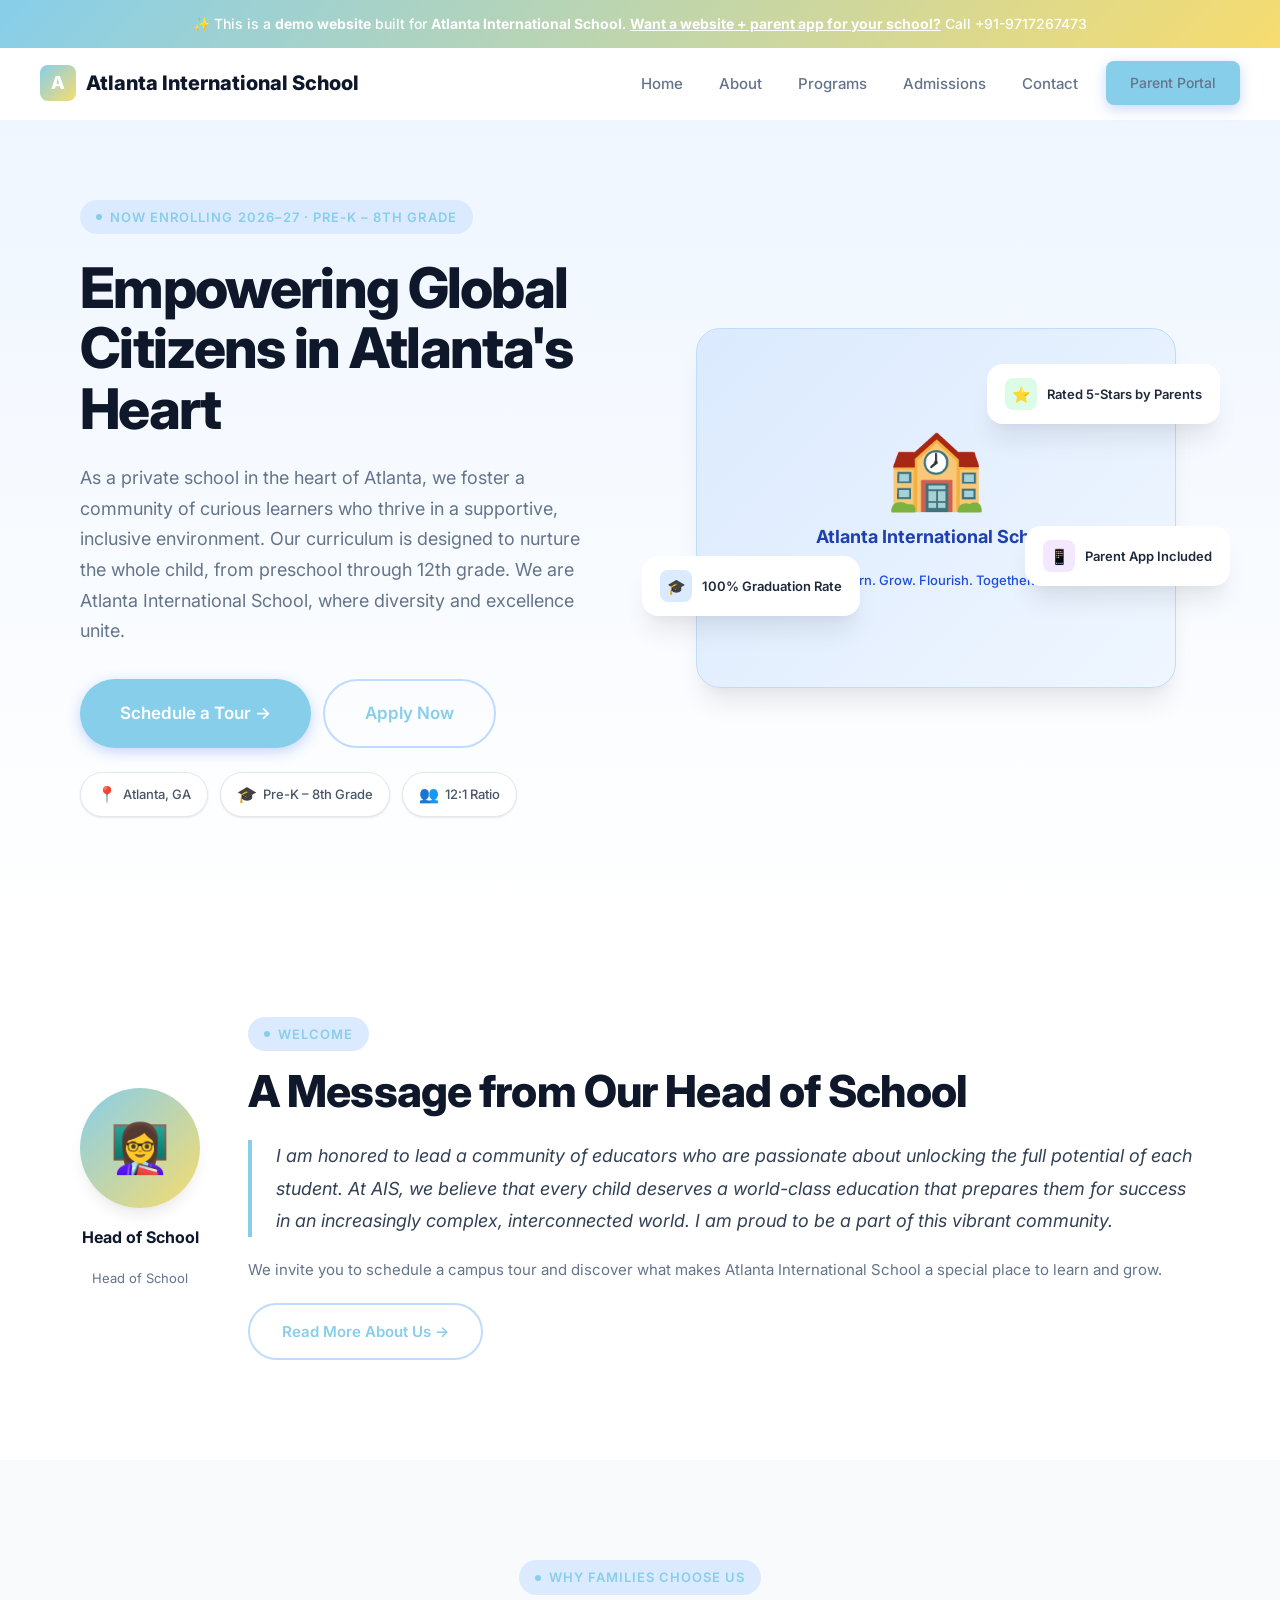
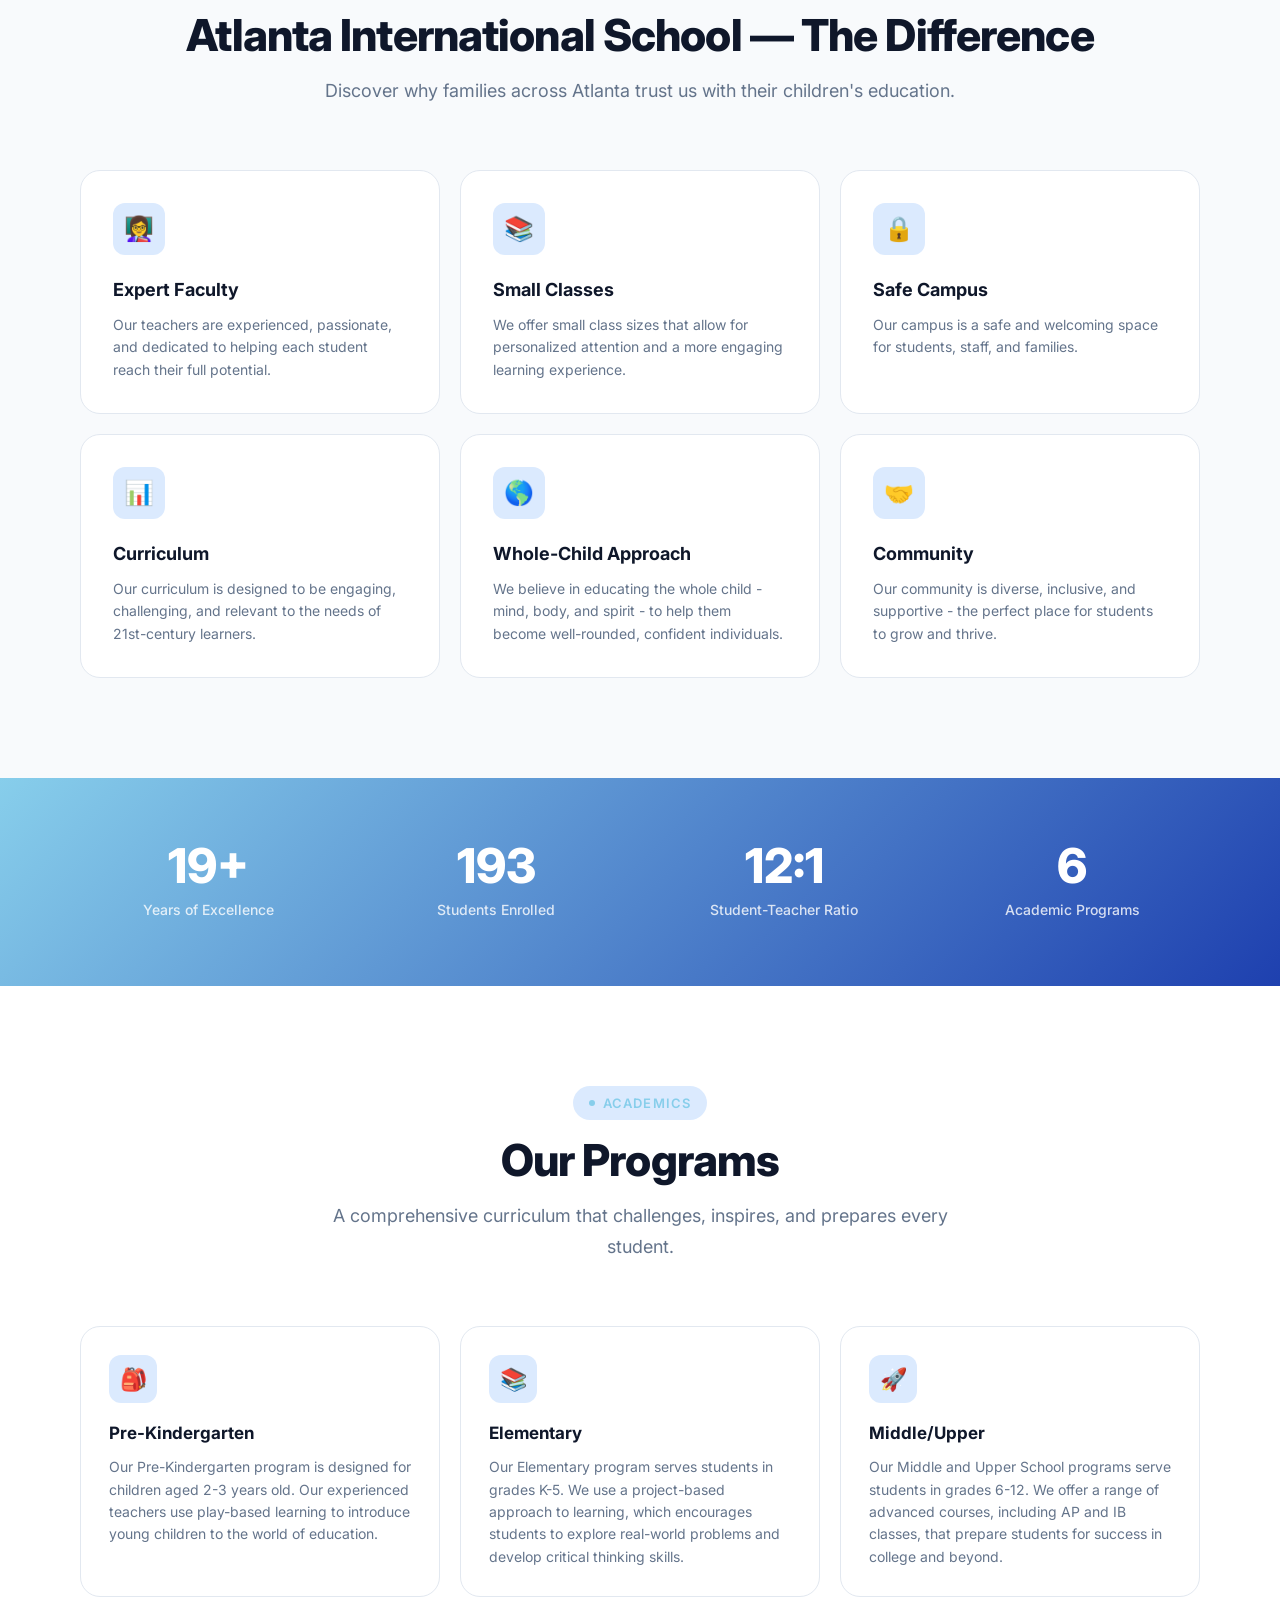
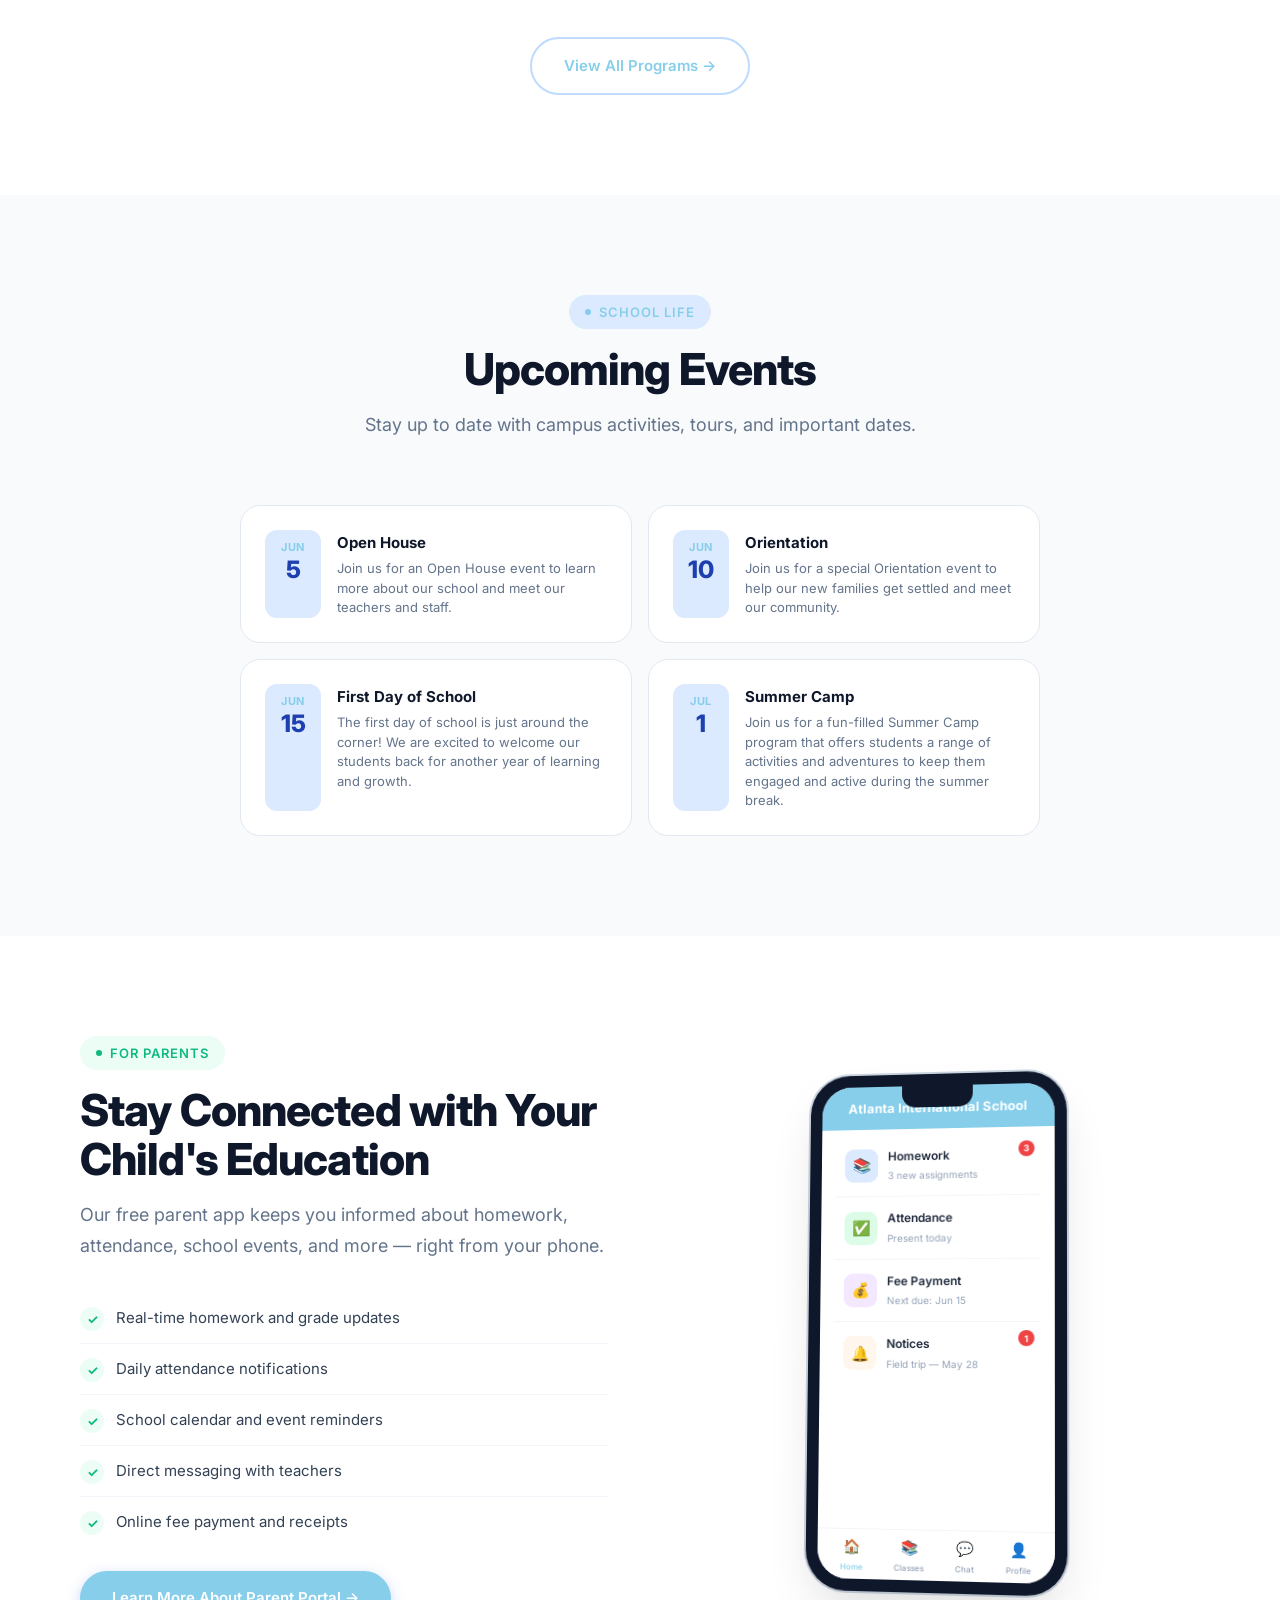
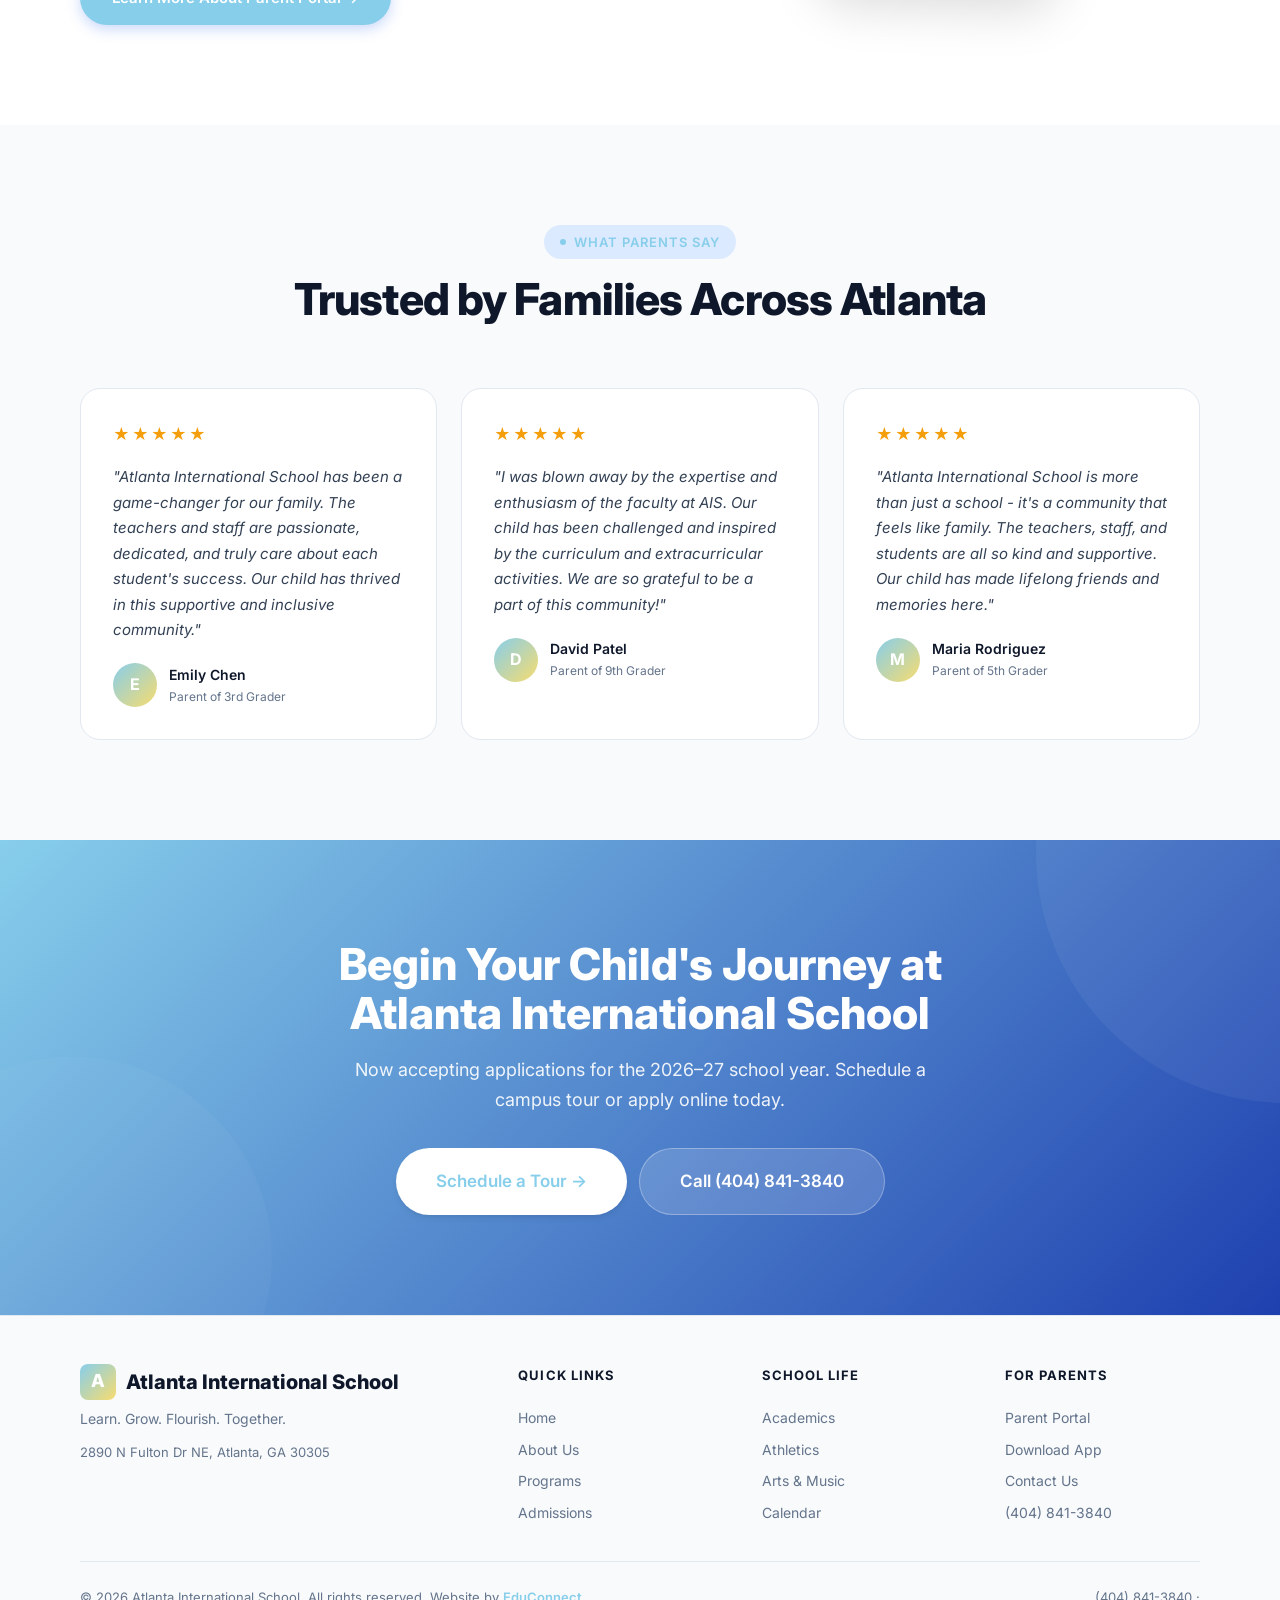
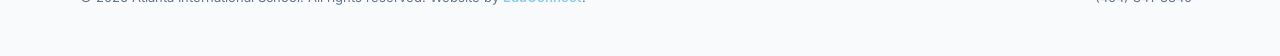
<file: index.html>
<!DOCTYPE html><html lang="en"><head>
  <meta charset="UTF-8"><meta name="viewport" content="width=device-width,initial-scale=1.0">
  <title>Home — Atlanta International School</title>
  <meta name="description" content="Home — Atlanta International School, a premier school in Atlanta, GA serving Pre-K – 8th Grade.">
  <meta property="og:title" content="Home — Atlanta International School"><meta property="og:type" content="website">
  <link rel="preconnect" href="https://fonts.googleapis.com"><link rel="preconnect" href="https://fonts.gstatic.com" crossorigin>
  <link href="https://fonts.googleapis.com/css2?family=Inter:wght@400;500;600;700;800&display=swap" rel="stylesheet">
  <link rel="stylesheet" href="/styles.css"><script src="/main.js" defer></script>
</head><body><div class="demo-banner">
  ✨ This is a <strong>demo website</strong> built for <strong>Atlanta International School</strong>.
  <a href="mailto:bhupender@myfirststepschool.com">Want a website + parent app for your school?</a> Call +91-9717267473
</div>
<nav class="navbar">
  <a href="/" class="logo"><span class="logo-icon">A</span>Atlanta International School</a>
  <div class="nav-links">
    <a href="/">Home</a>
    <a href="/about.html">About</a>
    <a href="/programs.html">Programs</a>
    <a href="/admissions.html">Admissions</a>
    <a href="/contact.html">Contact</a>
    <a href="/parents.html" class="btn btn-primary" style="padding:10px 24px;font-size:14px">Parent Portal</a>
  </div>
  <button class="hamburger" aria-label="Toggle menu"><span></span><span></span><span></span></button>
</nav><main>
<section class="hero"><div class="container"><div class="hero-inner">
  <div class="hero-content">
    <div class="badge animate-on-scroll mb-6">Now Enrolling 2026–27 · Pre-K – 8th Grade</div>
    <h1 class="heading-xl animate-on-scroll mb-6">Empowering Global Citizens in Atlanta's Heart</h1>
    <p class="text-lg text-muted animate-on-scroll mb-8">As a private school in the heart of Atlanta, we foster a community of curious learners who thrive in a supportive, inclusive environment. Our curriculum is designed to nurture the whole child, from preschool through 12th grade. We are Atlanta International School, where diversity and excellence unite.</p>
    <div class="hero-actions animate-on-scroll">
      <a href="/admissions.html" class="btn btn-primary btn-lg">Schedule a Tour →</a>
      <a href="/admissions.html" class="btn btn-outline btn-lg">Apply Now</a>
    </div>
    <div class="hero-info-cards animate-on-scroll" style="margin-top:24px">
      <div class="info-chip"><span class="ic-icon">📍</span> Atlanta, GA</div>
      <div class="info-chip"><span class="ic-icon">🎓</span> Pre-K – 8th Grade</div>
      <div class="info-chip"><span class="ic-icon">👥</span> 12:1 Ratio</div>
    </div>
  </div>
  <div class="hero-visual animate-on-scroll">
    <div class="school-illustration"><div class="school-illustration-inner">
      <div class="school-building">🏫</div><h3>Atlanta International School</h3><p>Learn. Grow. Flourish. Together.</p>
    </div></div>
    <div class="float-card card-1"><div class="fc-icon green">⭐</div>Rated 5-Stars by Parents</div>
    <div class="float-card card-2"><div class="fc-icon blue">🎓</div>100% Graduation Rate</div>
    <div class="float-card card-3"><div class="fc-icon purple">📱</div>Parent App Included</div>
  </div>
</div></div></section>

<section class="welcome-section section-padding"><div class="container"><div class="welcome-grid">
  <div class="principal-card animate-on-scroll">
    <div class="principal-avatar">👩‍🏫</div>
    <div class="principal-name">Head of School</div><div class="principal-title">Head of School</div>
  </div>
  <div class="welcome-text animate-on-scroll">
    <div class="badge mb-4">Welcome</div>
    <h2 class="heading-lg mb-6">A Message from Our Head of School</h2>
    <blockquote>I am honored to lead a community of educators who are passionate about unlocking the full potential of each student. At AIS, we believe that every child deserves a world-class education that prepares them for success in an increasingly complex, interconnected world. I am proud to be a part of this vibrant community.</blockquote>
    <p>We invite you to schedule a campus tour and discover what makes Atlanta International School a special place to learn and grow.</p>
    <a href="/about.html" class="btn btn-outline" style="margin-top:20px">Read More About Us →</a>
  </div>
</div></div></section>

<section class="features-section section-padding"><div class="container">
  <div class="text-center mb-16">
    <div class="badge animate-on-scroll mb-4">Why Families Choose Us</div>
    <h2 class="heading-lg animate-on-scroll mb-4">Atlanta International School — The Difference</h2>
    <p class="text-lg text-muted max-w-lg mx-auto animate-on-scroll">Discover why families across Atlanta trust us with their children's education.</p>
  </div>
  <div class="features-grid">
      <div class="feature-card animate-on-scroll stagger-1">
        <div class="feature-icon">👩‍🏫</div><h3>Expert Faculty</h3><p>Our teachers are experienced, passionate, and dedicated to helping each student reach their full potential.</p>
      </div>
      <div class="feature-card animate-on-scroll stagger-2">
        <div class="feature-icon">📚</div><h3>Small Classes</h3><p>We offer small class sizes that allow for personalized attention and a more engaging learning experience.</p>
      </div>
      <div class="feature-card animate-on-scroll stagger-3">
        <div class="feature-icon">🔒</div><h3>Safe Campus</h3><p>Our campus is a safe and welcoming space for students, staff, and families.</p>
      </div>
      <div class="feature-card animate-on-scroll stagger-4">
        <div class="feature-icon">📊</div><h3>Curriculum</h3><p>Our curriculum is designed to be engaging, challenging, and relevant to the needs of 21st-century learners.</p>
      </div>
      <div class="feature-card animate-on-scroll stagger-5">
        <div class="feature-icon">🌎</div><h3>Whole-Child Approach</h3><p>We believe in educating the whole child - mind, body, and spirit - to help them become well-rounded, confident individuals.</p>
      </div>
      <div class="feature-card animate-on-scroll stagger-6">
        <div class="feature-icon">🤝</div><h3>Community</h3><p>Our community is diverse, inclusive, and supportive - the perfect place for students to grow and thrive.</p>
      </div></div>
</div></section>

<section class="stats-section"><div class="container"><div class="stats-grid">
  <div class="animate-on-scroll stagger-1"><div class="stat-value" data-count="20" data-suffix="+">0+</div><div class="stat-label">Years of Excellence</div></div>
  <div class="animate-on-scroll stagger-2"><div class="stat-value" data-count="200">0</div><div class="stat-label">Students Enrolled</div></div>
  <div class="animate-on-scroll stagger-3"><div class="stat-value">12:1</div><div class="stat-label">Student-Teacher Ratio</div></div>
  <div class="animate-on-scroll stagger-4"><div class="stat-value" data-count="6">0</div><div class="stat-label">Academic Programs</div></div>
</div></div></section>

<section class="programs-section section-padding"><div class="container">
  <div class="text-center mb-16">
    <div class="badge animate-on-scroll mb-4">Academics</div>
    <h2 class="heading-lg animate-on-scroll mb-4">Our Programs</h2>
    <p class="text-lg text-muted max-w-lg mx-auto animate-on-scroll">A comprehensive curriculum that challenges, inspires, and prepares every student.</p>
  </div>
  <div class="programs-grid">
      <div class="program-card animate-on-scroll stagger-1">
        <div class="program-icon">🎒</div><h3>Pre-Kindergarten</h3><p>Our Pre-Kindergarten program is designed for children aged 2-3 years old. Our experienced teachers use play-based learning to introduce young children to the world of education.</p>
      </div>
      <div class="program-card animate-on-scroll stagger-2">
        <div class="program-icon">📚</div><h3>Elementary</h3><p>Our Elementary program serves students in grades K-5. We use a project-based approach to learning, which encourages students to explore real-world problems and develop critical thinking skills.</p>
      </div>
      <div class="program-card animate-on-scroll stagger-3">
        <div class="program-icon">🚀</div><h3>Middle/Upper</h3><p>Our Middle and Upper School programs serve students in grades 6-12. We offer a range of advanced courses, including AP and IB classes, that prepare students for success in college and beyond.</p>
      </div></div>
  <div class="text-center animate-on-scroll" style="margin-top:40px"><a href="/programs.html" class="btn btn-outline">View All Programs →</a></div>
</div></section>

<section class="events-section section-padding"><div class="container">
  <div class="text-center mb-16">
    <div class="badge animate-on-scroll mb-4">School Life</div>
    <h2 class="heading-lg animate-on-scroll mb-4">Upcoming Events</h2>
    <p class="text-lg text-muted max-w-lg mx-auto animate-on-scroll">Stay up to date with campus activities, tours, and important dates.</p>
  </div>
  <div class="events-grid"><div class="event-card animate-on-scroll stagger-1">
        <div class="event-date"><div class="month">Jun</div><div class="day">5</div></div>
        <div class="event-info"><h4>Open House</h4><p>Join us for an Open House event to learn more about our school and meet our teachers and staff.</p></div>
      </div><div class="event-card animate-on-scroll stagger-2">
        <div class="event-date"><div class="month">Jun</div><div class="day">10</div></div>
        <div class="event-info"><h4>Orientation</h4><p>Join us for a special Orientation event to help our new families get settled and meet our community.</p></div>
      </div><div class="event-card animate-on-scroll stagger-3">
        <div class="event-date"><div class="month">Jun</div><div class="day">15</div></div>
        <div class="event-info"><h4>First Day of School</h4><p>The first day of school is just around the corner! We are excited to welcome our students back for another year of learning and growth.</p></div>
      </div><div class="event-card animate-on-scroll stagger-4">
        <div class="event-date"><div class="month">Jul</div><div class="day">1</div></div>
        <div class="event-info"><h4>Summer Camp</h4><p>Join us for a fun-filled Summer Camp program that offers students a range of activities and adventures to keep them engaged and active during the summer break.</p></div>
      </div></div>
</div></section>

<section class="portal-section section-padding"><div class="container"><div class="portal-grid">
  <div>
    <div class="badge accent animate-on-scroll mb-4">For Parents</div>
    <h2 class="heading-lg animate-on-scroll mb-4">Stay Connected with Your Child's Education</h2>
    <p class="text-lg text-muted animate-on-scroll mb-8">Our free parent app keeps you informed about homework, attendance, school events, and more — right from your phone.</p>
    <ul class="portal-features animate-on-scroll">
      <li><span class="pf-icon">✓</span>Real-time homework and grade updates</li>
      <li><span class="pf-icon">✓</span>Daily attendance notifications</li>
      <li><span class="pf-icon">✓</span>School calendar and event reminders</li>
      <li><span class="pf-icon">✓</span>Direct messaging with teachers</li>
      <li><span class="pf-icon">✓</span>Online fee payment and receipts</li>
    </ul>
    <a href="/parents.html" class="btn btn-primary animate-on-scroll" style="margin-top:24px">Learn More About Parent Portal →</a>
  </div>
  <div class="animate-on-scroll" style="display:flex;justify-content:center">
    <div class="phone-mockup"><div class="phone-screen">
      <div class="phone-status-bar">Atlanta International School</div>
      <div class="phone-screen-content">
        <div class="phone-nav-item"><div class="phone-nav-icon blue">📚</div><div><div class="phone-nav-label">Homework</div><div class="phone-nav-sub">3 new assignments</div></div><div class="phone-badge">3</div></div>
        <div class="phone-nav-item"><div class="phone-nav-icon green">✅</div><div><div class="phone-nav-label">Attendance</div><div class="phone-nav-sub">Present today</div></div></div>
        <div class="phone-nav-item"><div class="phone-nav-icon purple">💰</div><div><div class="phone-nav-label">Fee Payment</div><div class="phone-nav-sub">Next due: Jun 15</div></div></div>
        <div class="phone-nav-item"><div class="phone-nav-icon orange">🔔</div><div><div class="phone-nav-label">Notices</div><div class="phone-nav-sub">Field trip — May 28</div></div><div class="phone-badge">1</div></div>
      </div>
      <div class="phone-bottom-bar">
        <div class="phone-tab active"><div style="font-size:14px">🏠</div>Home</div>
        <div class="phone-tab"><div style="font-size:14px">📚</div>Classes</div>
        <div class="phone-tab"><div style="font-size:14px">💬</div>Chat</div>
        <div class="phone-tab"><div style="font-size:14px">👤</div>Profile</div>
      </div>
    </div></div>
  </div>
</div></div></section>

<section class="testimonials-section section-padding"><div class="container">
  <div class="text-center mb-16">
    <div class="badge animate-on-scroll mb-4">What Parents Say</div>
    <h2 class="heading-lg animate-on-scroll mb-4">Trusted by Families Across Atlanta</h2>
  </div>
  <div class="testimonials-grid">
      <div class="testimonial-card animate-on-scroll stagger-1">
        <div class="stars"><span class="star">★</span><span class="star">★</span><span class="star">★</span><span class="star">★</span><span class="star">★</span></div>
        <p class="testimonial-text">"Atlanta International School has been a game-changer for our family. The teachers and staff are passionate, dedicated, and truly care about each student's success. Our child has thrived in this supportive and inclusive community."</p>
        <div class="testimonial-author"><div class="author-avatar">E</div>
        <div class="author-info"><div class="author-name">Emily Chen</div><div class="author-role">Parent of 3rd Grader</div></div></div>
      </div>
      <div class="testimonial-card animate-on-scroll stagger-2">
        <div class="stars"><span class="star">★</span><span class="star">★</span><span class="star">★</span><span class="star">★</span><span class="star">★</span></div>
        <p class="testimonial-text">"I was blown away by the expertise and enthusiasm of the faculty at AIS. Our child has been challenged and inspired by the curriculum and extracurricular activities. We are so grateful to be a part of this community!"</p>
        <div class="testimonial-author"><div class="author-avatar">D</div>
        <div class="author-info"><div class="author-name">David Patel</div><div class="author-role">Parent of 9th Grader</div></div></div>
      </div>
      <div class="testimonial-card animate-on-scroll stagger-3">
        <div class="stars"><span class="star">★</span><span class="star">★</span><span class="star">★</span><span class="star">★</span><span class="star">★</span></div>
        <p class="testimonial-text">"Atlanta International School is more than just a school - it's a community that feels like family. The teachers, staff, and students are all so kind and supportive. Our child has made lifelong friends and memories here."</p>
        <div class="testimonial-author"><div class="author-avatar">M</div>
        <div class="author-info"><div class="author-name">Maria Rodriguez</div><div class="author-role">Parent of 5th Grader</div></div></div>
      </div></div>
</div></section>

<section class="cta-section"><div class="container"><div class="cta-content animate-on-scroll">
  <h2>Begin Your Child's Journey at Atlanta International School</h2>
  <p>Now accepting applications for the 2026–27 school year. Schedule a campus tour or apply online today.</p>
  <div class="cta-actions">
    <a href="/admissions.html" class="btn btn-white btn-lg">Schedule a Tour →</a>
    <a href="tel:(404) 841-3840" class="btn btn-lg" style="background:rgba(255,255,255,.15);color:white;border:1px solid rgba(255,255,255,.3)">Call (404) 841-3840</a>
  </div>
</div></div></section>
</main><footer class="footer">
  <div class="container">
    <div class="footer-grid">
      <div class="footer-brand">
        <div class="logo" style="margin-bottom:8px"><span class="logo-icon">A</span>Atlanta International School</div>
        <p>Learn. Grow. Flourish. Together.</p>
        <p style="margin-top:12px;font-size:13px">2890 N Fulton Dr NE, Atlanta, GA 30305</p>
      </div>
      <div class="footer-col"><h4>Quick Links</h4><a href="/">Home</a><a href="/about.html">About Us</a><a href="/programs.html">Programs</a><a href="/admissions.html">Admissions</a></div>
      <div class="footer-col"><h4>School Life</h4><a href="/programs.html">Academics</a><a href="/programs.html">Athletics</a><a href="/programs.html">Arts &amp; Music</a><a href="/contact.html">Calendar</a></div>
      <div class="footer-col"><h4>For Parents</h4><a href="/parents.html">Parent Portal</a><a href="/parents.html">Download App</a><a href="/contact.html">Contact Us</a><a href="tel:(404) 841-3840">(404) 841-3840</a></div>
    </div>
    <div class="footer-bottom">
      <p>&copy; 2026 Atlanta International School. All rights reserved. Website by <a href="mailto:bhupender@myfirststepschool.com">EduConnect</a>.</p>
      <p>(404) 841-3840 &middot; <a href="mailto:"></a></p>
    </div>
  </div>
</footer></body></html>
</file>
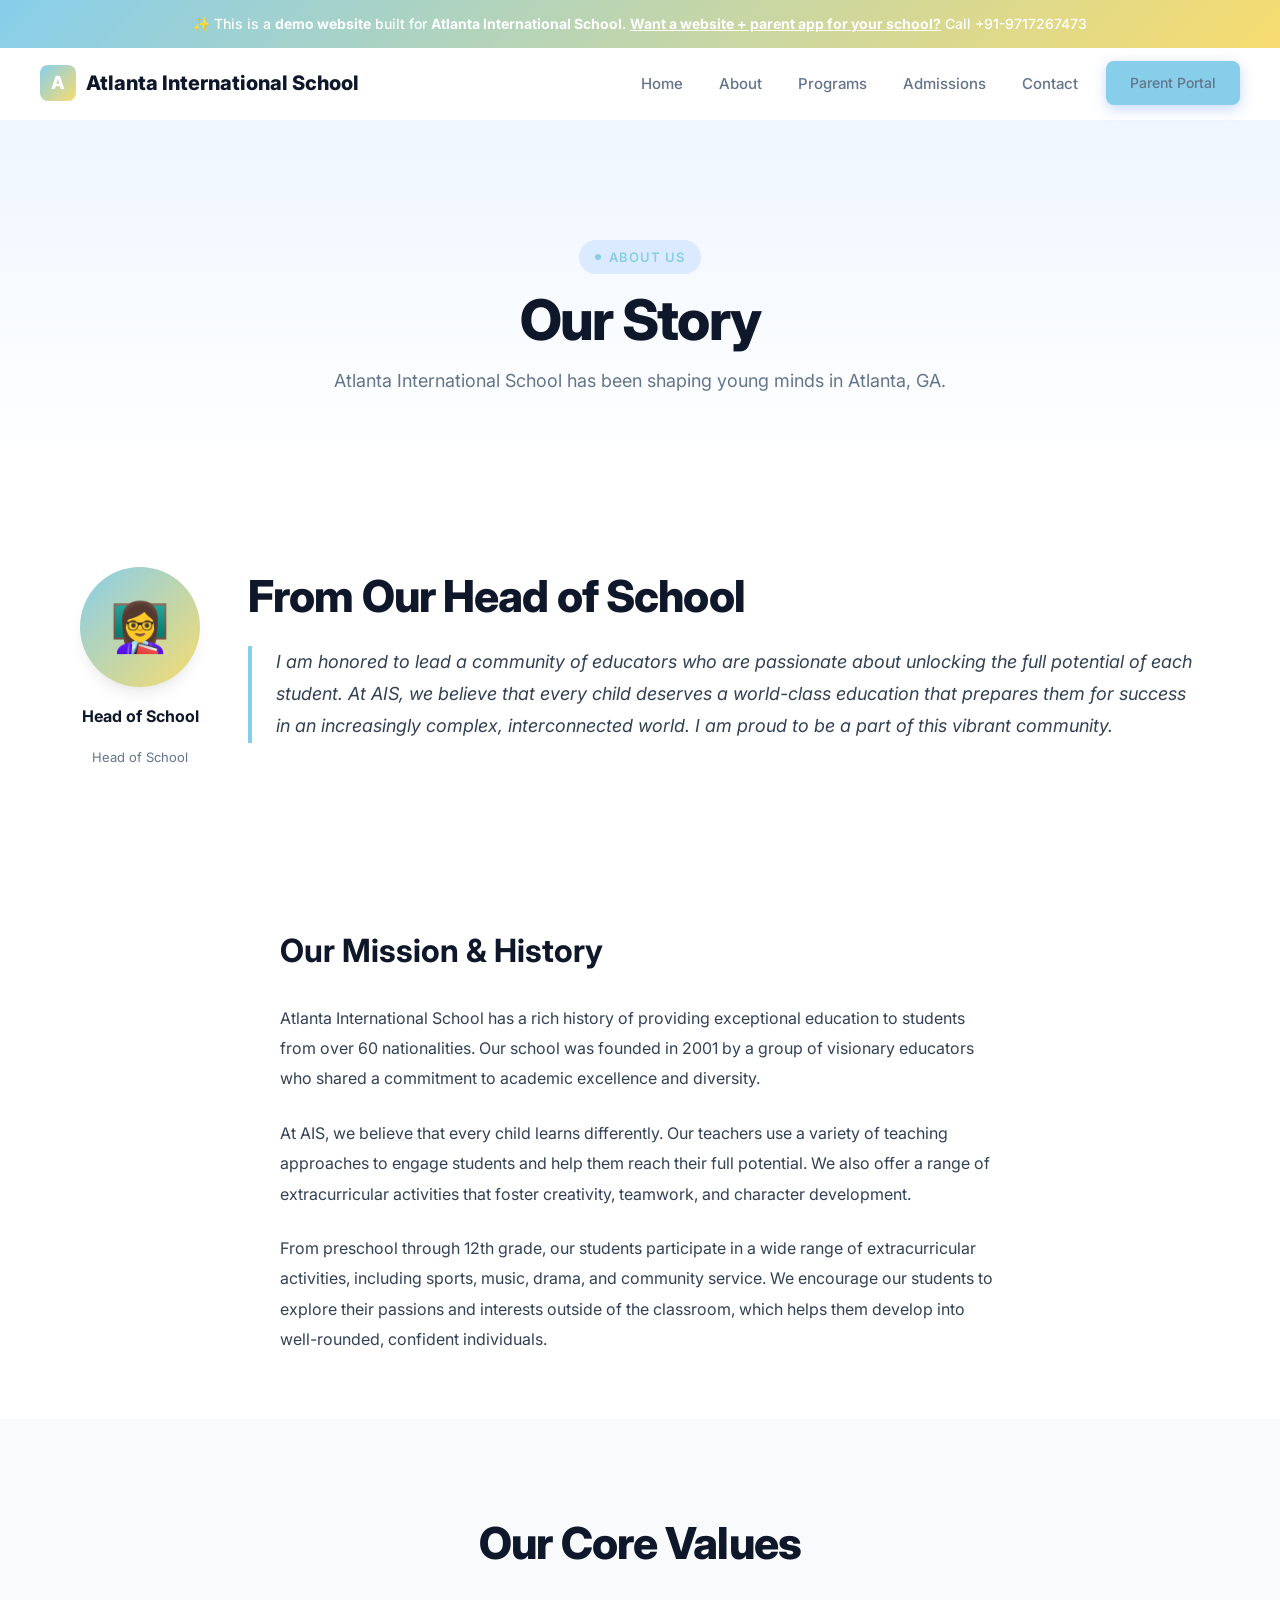
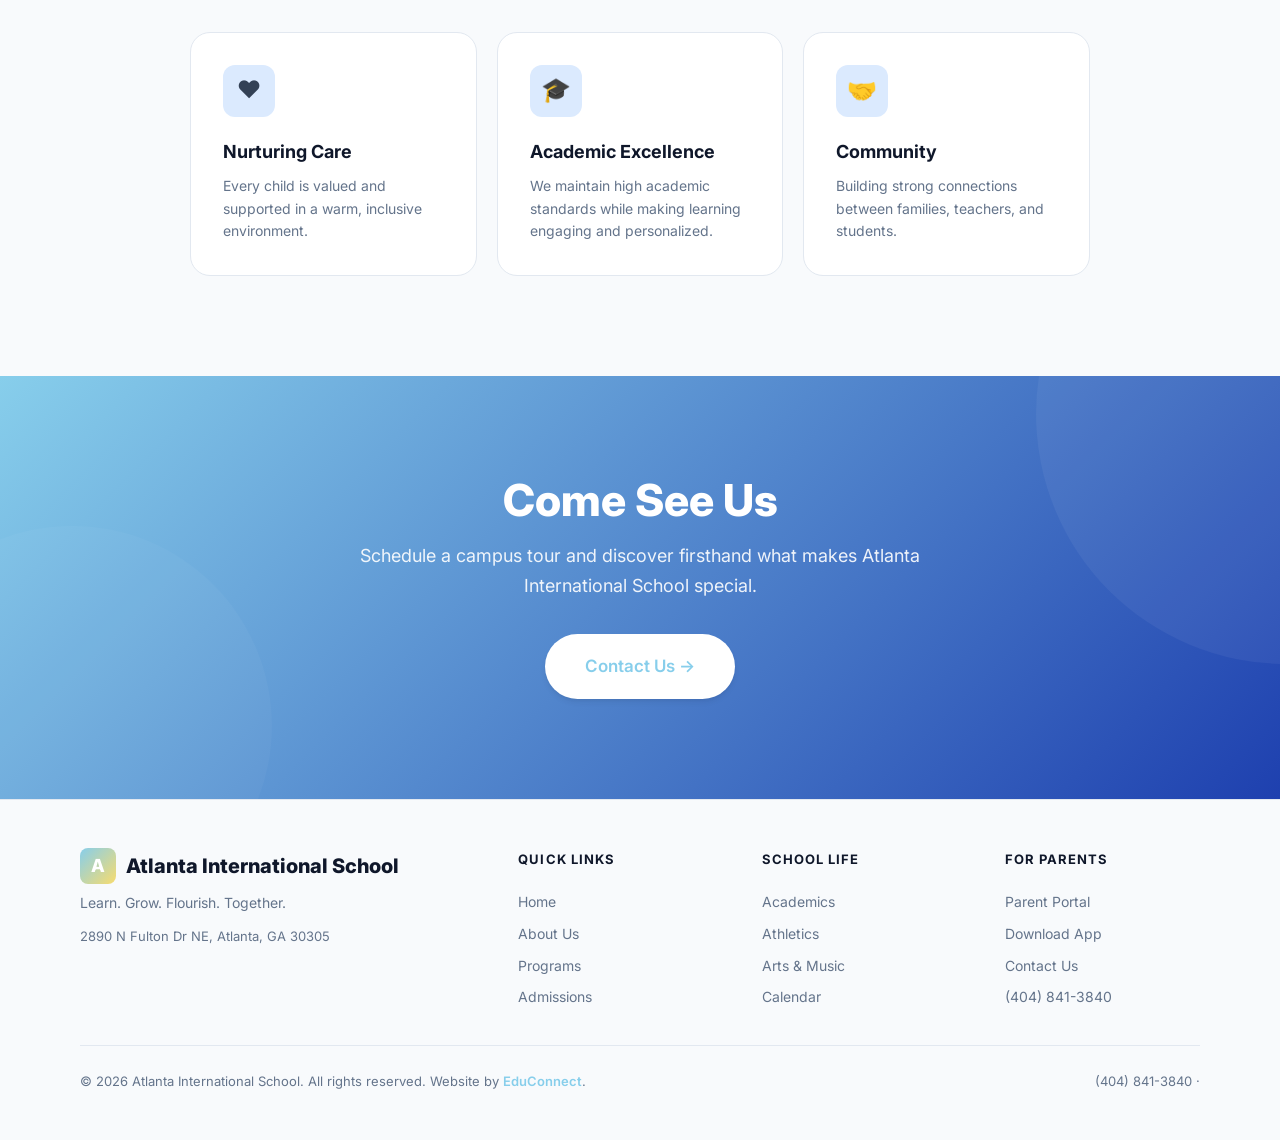
<file: about.html>
<!DOCTYPE html><html lang="en"><head>
  <meta charset="UTF-8"><meta name="viewport" content="width=device-width,initial-scale=1.0">
  <title>About Us — Atlanta International School</title>
  <meta name="description" content="About Us — Atlanta International School, a premier school in Atlanta, GA serving Pre-K – 8th Grade.">
  <meta property="og:title" content="About Us — Atlanta International School"><meta property="og:type" content="website">
  <link rel="preconnect" href="https://fonts.googleapis.com"><link rel="preconnect" href="https://fonts.gstatic.com" crossorigin>
  <link href="https://fonts.googleapis.com/css2?family=Inter:wght@400;500;600;700;800&display=swap" rel="stylesheet">
  <link rel="stylesheet" href="/styles.css"><script src="/main.js" defer></script>
</head><body><div class="demo-banner">
  ✨ This is a <strong>demo website</strong> built for <strong>Atlanta International School</strong>.
  <a href="mailto:bhupender@myfirststepschool.com">Want a website + parent app for your school?</a> Call +91-9717267473
</div>
<nav class="navbar">
  <a href="/" class="logo"><span class="logo-icon">A</span>Atlanta International School</a>
  <div class="nav-links">
    <a href="/">Home</a>
    <a href="/about.html">About</a>
    <a href="/programs.html">Programs</a>
    <a href="/admissions.html">Admissions</a>
    <a href="/contact.html">Contact</a>
    <a href="/parents.html" class="btn btn-primary" style="padding:10px 24px;font-size:14px">Parent Portal</a>
  </div>
  <button class="hamburger" aria-label="Toggle menu"><span></span><span></span><span></span></button>
</nav><main>
<section class="page-hero"><div class="container">
  <div class="badge animate-on-scroll mb-4">About Us</div>
  <h1 class="heading-xl animate-on-scroll mb-4">Our Story</h1>
  <p class="text-lg text-muted max-w-lg mx-auto animate-on-scroll">Atlanta International School has been shaping young minds in Atlanta, GA.</p>
</div></section>
<section class="welcome-section section-padding"><div class="container"><div class="welcome-grid">
  <div class="principal-card animate-on-scroll">
    <div class="principal-avatar">👩‍🏫</div>
    <div class="principal-name">Head of School</div><div class="principal-title">Head of School</div>
  </div>
  <div class="welcome-text animate-on-scroll">
    <h2 class="heading-lg mb-6">From Our Head of School</h2>
    <blockquote>I am honored to lead a community of educators who are passionate about unlocking the full potential of each student. At AIS, we believe that every child deserves a world-class education that prepares them for success in an increasingly complex, interconnected world. I am proud to be a part of this vibrant community.</blockquote>
  </div>
</div></div></section>
<section class="content-section"><div class="container">
  <h2 class="heading-md animate-on-scroll mb-8">Our Mission &amp; History</h2>
  <p class="animate-on-scroll">Atlanta International School has a rich history of providing exceptional education to students from over 60 nationalities. Our school was founded in 2001 by a group of visionary educators who shared a commitment to academic excellence and diversity.</p>
<p class="animate-on-scroll">At AIS, we believe that every child learns differently. Our teachers use a variety of teaching approaches to engage students and help them reach their full potential. We also offer a range of extracurricular activities that foster creativity, teamwork, and character development.</p>
<p class="animate-on-scroll">From preschool through 12th grade, our students participate in a wide range of extracurricular activities, including sports, music, drama, and community service. We encourage our students to explore their passions and interests outside of the classroom, which helps them develop into well-rounded, confident individuals.</p>
</div></section>
<section class="features-section section-padding"><div class="container">
  <div class="text-center mb-16"><h2 class="heading-lg animate-on-scroll mb-4">Our Core Values</h2></div>
  <div class="features-grid" style="max-width:900px;margin:0 auto">
    <div class="feature-card animate-on-scroll stagger-1"><div class="feature-icon">❤️</div><h3>Nurturing Care</h3><p>Every child is valued and supported in a warm, inclusive environment.</p></div>
    <div class="feature-card animate-on-scroll stagger-2"><div class="feature-icon">🎓</div><h3>Academic Excellence</h3><p>We maintain high academic standards while making learning engaging and personalized.</p></div>
    <div class="feature-card animate-on-scroll stagger-3"><div class="feature-icon">🤝</div><h3>Community</h3><p>Building strong connections between families, teachers, and students.</p></div>
  </div>
</div></section>
<section class="cta-section"><div class="container"><div class="cta-content animate-on-scroll">
  <h2>Come See Us</h2>
  <p>Schedule a campus tour and discover firsthand what makes Atlanta International School special.</p>
  <div class="cta-actions"><a href="/contact.html" class="btn btn-white btn-lg">Contact Us →</a></div>
</div></div></section>
</main><footer class="footer">
  <div class="container">
    <div class="footer-grid">
      <div class="footer-brand">
        <div class="logo" style="margin-bottom:8px"><span class="logo-icon">A</span>Atlanta International School</div>
        <p>Learn. Grow. Flourish. Together.</p>
        <p style="margin-top:12px;font-size:13px">2890 N Fulton Dr NE, Atlanta, GA 30305</p>
      </div>
      <div class="footer-col"><h4>Quick Links</h4><a href="/">Home</a><a href="/about.html">About Us</a><a href="/programs.html">Programs</a><a href="/admissions.html">Admissions</a></div>
      <div class="footer-col"><h4>School Life</h4><a href="/programs.html">Academics</a><a href="/programs.html">Athletics</a><a href="/programs.html">Arts &amp; Music</a><a href="/contact.html">Calendar</a></div>
      <div class="footer-col"><h4>For Parents</h4><a href="/parents.html">Parent Portal</a><a href="/parents.html">Download App</a><a href="/contact.html">Contact Us</a><a href="tel:(404) 841-3840">(404) 841-3840</a></div>
    </div>
    <div class="footer-bottom">
      <p>&copy; 2026 Atlanta International School. All rights reserved. Website by <a href="mailto:bhupender@myfirststepschool.com">EduConnect</a>.</p>
      <p>(404) 841-3840 &middot; <a href="mailto:"></a></p>
    </div>
  </div>
</footer></body></html>
</file>
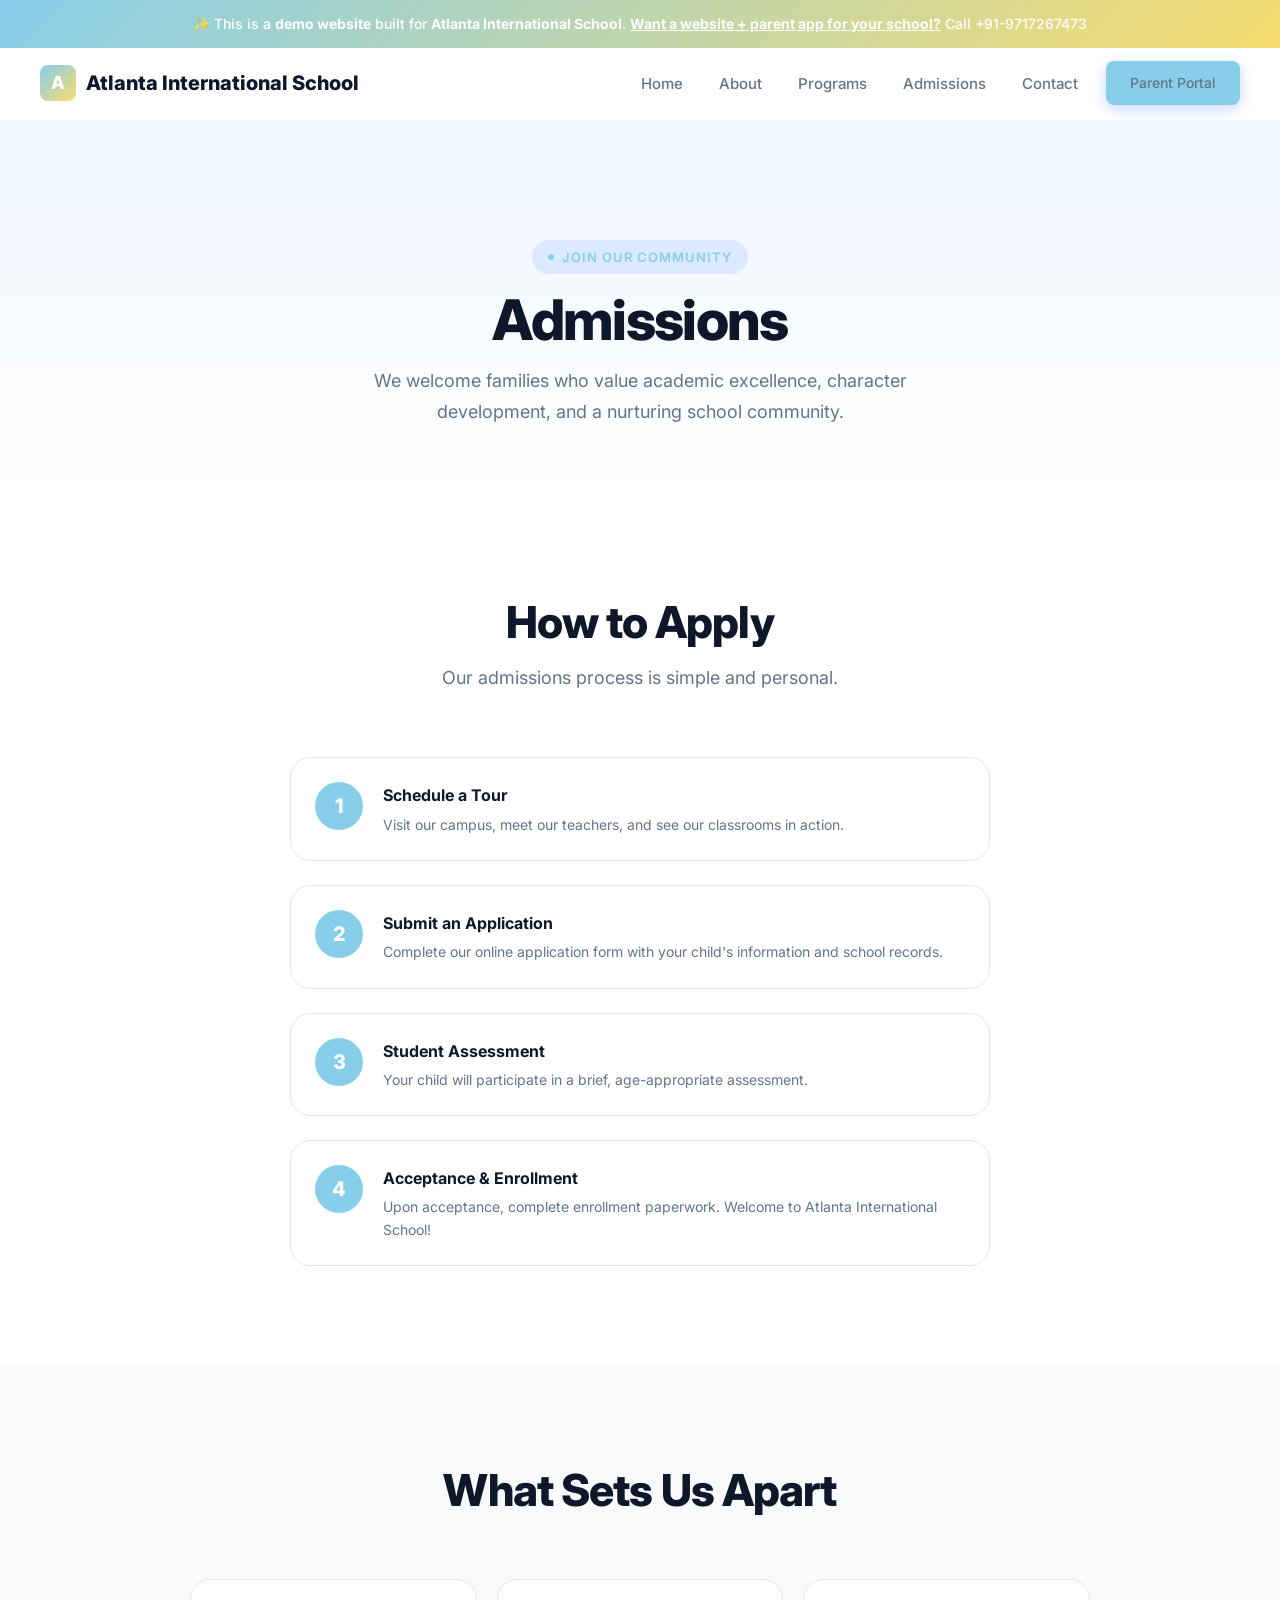
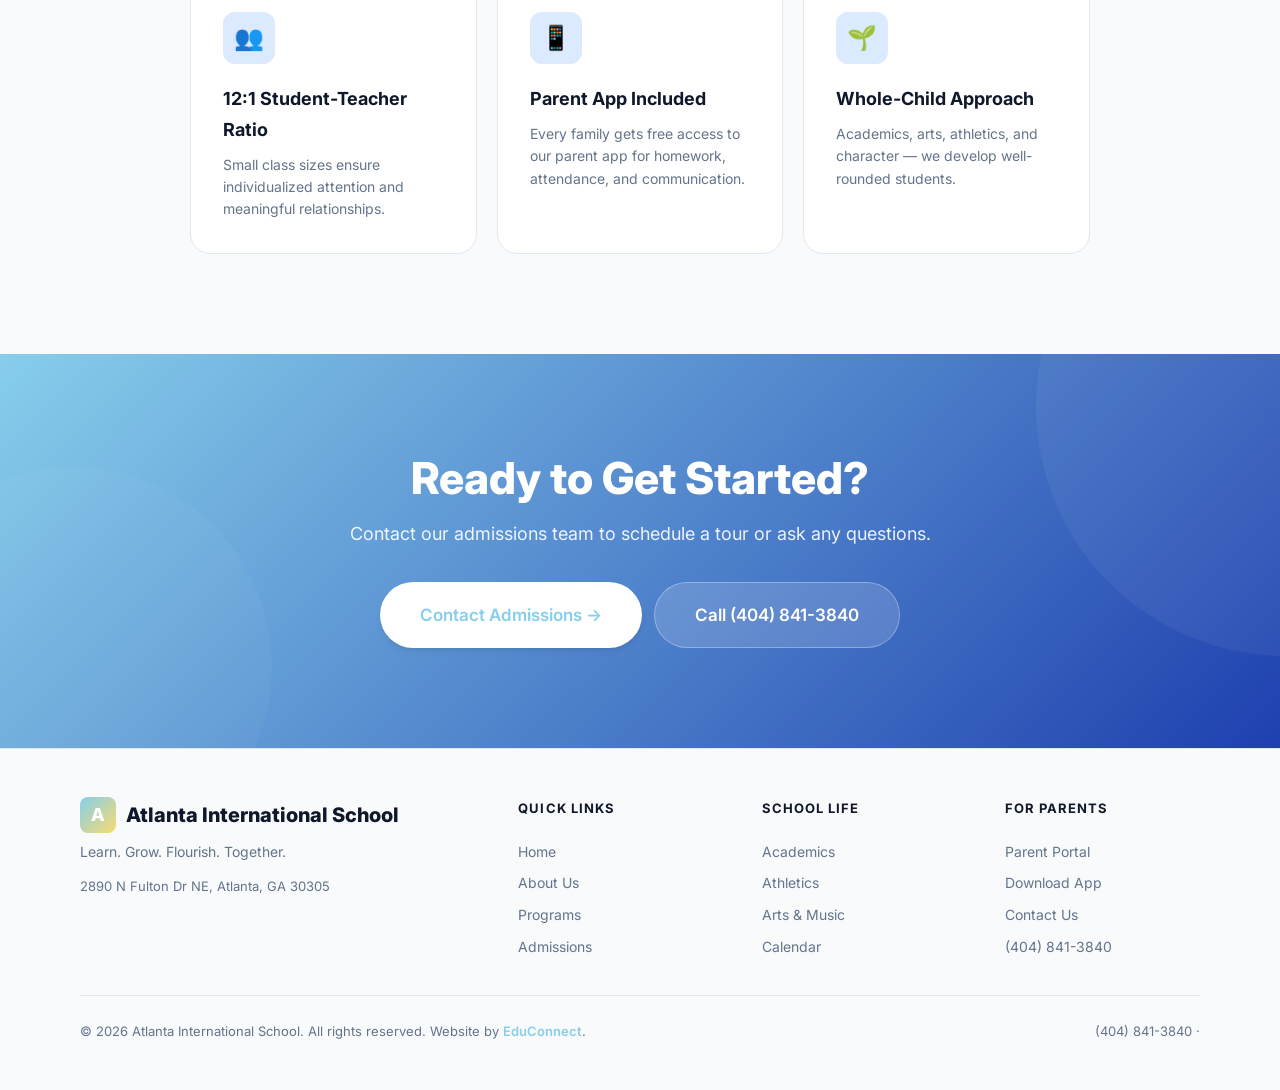
<file: admissions.html>
<!DOCTYPE html><html lang="en"><head>
  <meta charset="UTF-8"><meta name="viewport" content="width=device-width,initial-scale=1.0">
  <title>Admissions — Atlanta International School</title>
  <meta name="description" content="Admissions — Atlanta International School, a premier school in Atlanta, GA serving Pre-K – 8th Grade.">
  <meta property="og:title" content="Admissions — Atlanta International School"><meta property="og:type" content="website">
  <link rel="preconnect" href="https://fonts.googleapis.com"><link rel="preconnect" href="https://fonts.gstatic.com" crossorigin>
  <link href="https://fonts.googleapis.com/css2?family=Inter:wght@400;500;600;700;800&display=swap" rel="stylesheet">
  <link rel="stylesheet" href="/styles.css"><script src="/main.js" defer></script>
</head><body><div class="demo-banner">
  ✨ This is a <strong>demo website</strong> built for <strong>Atlanta International School</strong>.
  <a href="mailto:bhupender@myfirststepschool.com">Want a website + parent app for your school?</a> Call +91-9717267473
</div>
<nav class="navbar">
  <a href="/" class="logo"><span class="logo-icon">A</span>Atlanta International School</a>
  <div class="nav-links">
    <a href="/">Home</a>
    <a href="/about.html">About</a>
    <a href="/programs.html">Programs</a>
    <a href="/admissions.html">Admissions</a>
    <a href="/contact.html">Contact</a>
    <a href="/parents.html" class="btn btn-primary" style="padding:10px 24px;font-size:14px">Parent Portal</a>
  </div>
  <button class="hamburger" aria-label="Toggle menu"><span></span><span></span><span></span></button>
</nav><main>
<section class="page-hero"><div class="container">
  <div class="badge animate-on-scroll mb-4">Join Our Community</div>
  <h1 class="heading-xl animate-on-scroll mb-4">Admissions</h1>
  <p class="text-lg text-muted max-w-lg mx-auto animate-on-scroll">We welcome families who value academic excellence, character development, and a nurturing school community.</p>
</div></section>
<section class="section-padding"><div class="container">
  <div class="text-center mb-16">
    <h2 class="heading-lg animate-on-scroll mb-4">How to Apply</h2>
    <p class="text-lg text-muted max-w-lg mx-auto animate-on-scroll">Our admissions process is simple and personal.</p>
  </div>
  <div class="admissions-steps">
    <div class="adm-step animate-on-scroll stagger-1"><div class="adm-step-num">1</div><div><h4>Schedule a Tour</h4><p>Visit our campus, meet our teachers, and see our classrooms in action.</p></div></div>
    <div class="adm-step animate-on-scroll stagger-2"><div class="adm-step-num">2</div><div><h4>Submit an Application</h4><p>Complete our online application form with your child's information and school records.</p></div></div>
    <div class="adm-step animate-on-scroll stagger-3"><div class="adm-step-num">3</div><div><h4>Student Assessment</h4><p>Your child will participate in a brief, age-appropriate assessment.</p></div></div>
    <div class="adm-step animate-on-scroll stagger-4"><div class="adm-step-num">4</div><div><h4>Acceptance &amp; Enrollment</h4><p>Upon acceptance, complete enrollment paperwork. Welcome to Atlanta International School!</p></div></div>
  </div>
</div></section>
<section class="features-section section-padding"><div class="container">
  <div class="text-center mb-16"><h2 class="heading-lg animate-on-scroll mb-4">What Sets Us Apart</h2></div>
  <div class="features-grid" style="max-width:900px;margin:0 auto">
    <div class="feature-card animate-on-scroll stagger-1"><div class="feature-icon">👥</div><h3>12:1 Student-Teacher Ratio</h3><p>Small class sizes ensure individualized attention and meaningful relationships.</p></div>
    <div class="feature-card animate-on-scroll stagger-2"><div class="feature-icon">📱</div><h3>Parent App Included</h3><p>Every family gets free access to our parent app for homework, attendance, and communication.</p></div>
    <div class="feature-card animate-on-scroll stagger-3"><div class="feature-icon">🌱</div><h3>Whole-Child Approach</h3><p>Academics, arts, athletics, and character — we develop well-rounded students.</p></div>
  </div>
</div></section>
<section class="cta-section"><div class="container"><div class="cta-content animate-on-scroll">
  <h2>Ready to Get Started?</h2>
  <p>Contact our admissions team to schedule a tour or ask any questions.</p>
  <div class="cta-actions">
    <a href="/contact.html" class="btn btn-white btn-lg">Contact Admissions →</a>
    <a href="tel:(404) 841-3840" class="btn btn-lg" style="background:rgba(255,255,255,.15);color:white;border:1px solid rgba(255,255,255,.3)">Call (404) 841-3840</a>
  </div>
</div></div></section>
</main><footer class="footer">
  <div class="container">
    <div class="footer-grid">
      <div class="footer-brand">
        <div class="logo" style="margin-bottom:8px"><span class="logo-icon">A</span>Atlanta International School</div>
        <p>Learn. Grow. Flourish. Together.</p>
        <p style="margin-top:12px;font-size:13px">2890 N Fulton Dr NE, Atlanta, GA 30305</p>
      </div>
      <div class="footer-col"><h4>Quick Links</h4><a href="/">Home</a><a href="/about.html">About Us</a><a href="/programs.html">Programs</a><a href="/admissions.html">Admissions</a></div>
      <div class="footer-col"><h4>School Life</h4><a href="/programs.html">Academics</a><a href="/programs.html">Athletics</a><a href="/programs.html">Arts &amp; Music</a><a href="/contact.html">Calendar</a></div>
      <div class="footer-col"><h4>For Parents</h4><a href="/parents.html">Parent Portal</a><a href="/parents.html">Download App</a><a href="/contact.html">Contact Us</a><a href="tel:(404) 841-3840">(404) 841-3840</a></div>
    </div>
    <div class="footer-bottom">
      <p>&copy; 2026 Atlanta International School. All rights reserved. Website by <a href="mailto:bhupender@myfirststepschool.com">EduConnect</a>.</p>
      <p>(404) 841-3840 &middot; <a href="mailto:"></a></p>
    </div>
  </div>
</footer></body></html>
</file>
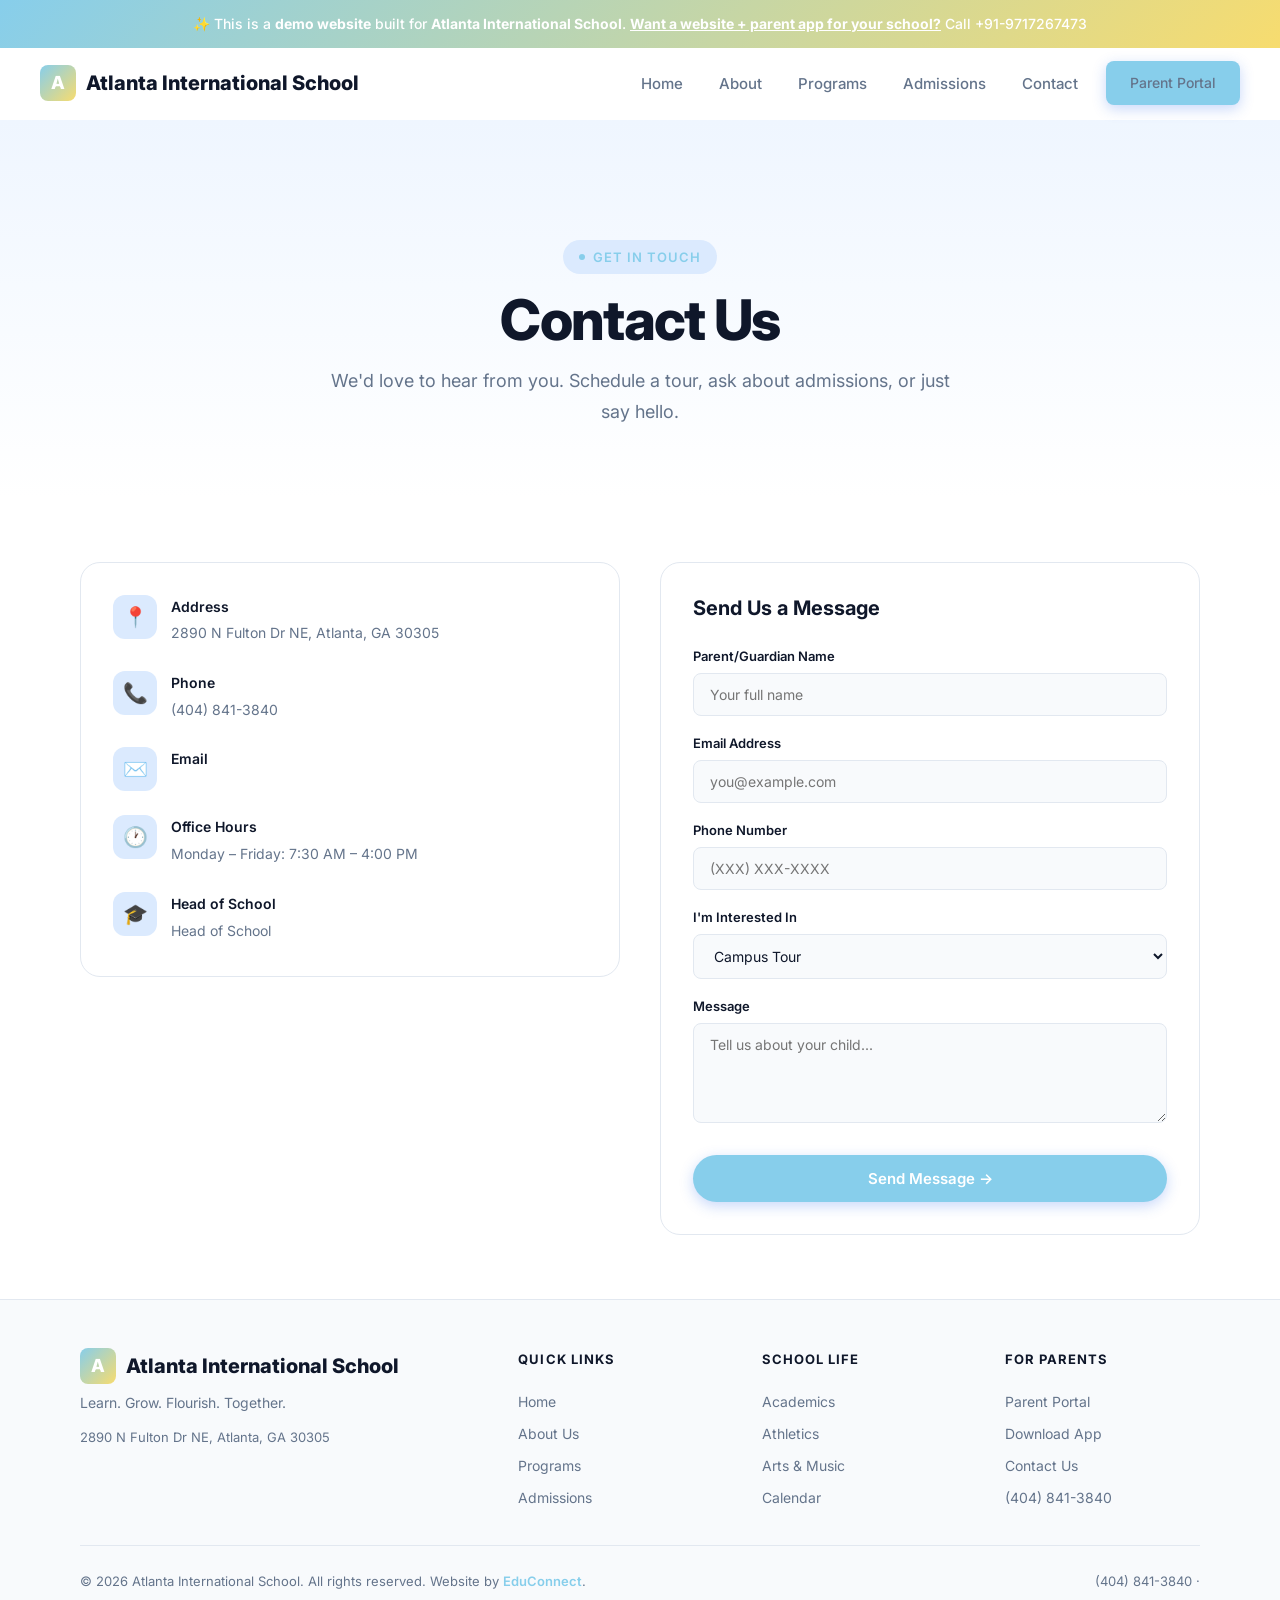
<file: contact.html>
<!DOCTYPE html><html lang="en"><head>
  <meta charset="UTF-8"><meta name="viewport" content="width=device-width,initial-scale=1.0">
  <title>Contact — Atlanta International School</title>
  <meta name="description" content="Contact — Atlanta International School, a premier school in Atlanta, GA serving Pre-K – 8th Grade.">
  <meta property="og:title" content="Contact — Atlanta International School"><meta property="og:type" content="website">
  <link rel="preconnect" href="https://fonts.googleapis.com"><link rel="preconnect" href="https://fonts.gstatic.com" crossorigin>
  <link href="https://fonts.googleapis.com/css2?family=Inter:wght@400;500;600;700;800&display=swap" rel="stylesheet">
  <link rel="stylesheet" href="/styles.css"><script src="/main.js" defer></script>
</head><body><div class="demo-banner">
  ✨ This is a <strong>demo website</strong> built for <strong>Atlanta International School</strong>.
  <a href="mailto:bhupender@myfirststepschool.com">Want a website + parent app for your school?</a> Call +91-9717267473
</div>
<nav class="navbar">
  <a href="/" class="logo"><span class="logo-icon">A</span>Atlanta International School</a>
  <div class="nav-links">
    <a href="/">Home</a>
    <a href="/about.html">About</a>
    <a href="/programs.html">Programs</a>
    <a href="/admissions.html">Admissions</a>
    <a href="/contact.html">Contact</a>
    <a href="/parents.html" class="btn btn-primary" style="padding:10px 24px;font-size:14px">Parent Portal</a>
  </div>
  <button class="hamburger" aria-label="Toggle menu"><span></span><span></span><span></span></button>
</nav><main>
<section class="page-hero"><div class="container">
  <div class="badge animate-on-scroll mb-4">Get in Touch</div>
  <h1 class="heading-xl animate-on-scroll mb-4">Contact Us</h1>
  <p class="text-lg text-muted max-w-lg mx-auto animate-on-scroll">We'd love to hear from you. Schedule a tour, ask about admissions, or just say hello.</p>
</div></section>
<section class="content-section"><div class="container" style="max-width:1200px"><div class="contact-grid">
  <div>
    <div class="contact-info-card animate-on-scroll mb-8">
      <div class="contact-item"><div class="contact-icon">📍</div><div><h4>Address</h4><p>2890 N Fulton Dr NE, Atlanta, GA 30305</p></div></div>
      <div class="contact-item"><div class="contact-icon">📞</div><div><h4>Phone</h4><p>(404) 841-3840</p></div></div>
      <div class="contact-item"><div class="contact-icon">✉️</div><div><h4>Email</h4><p></p></div></div>
      <div class="contact-item"><div class="contact-icon">🕐</div><div><h4>Office Hours</h4><p>Monday – Friday: 7:30 AM – 4:00 PM</p></div></div>
      <div class="contact-item"><div class="contact-icon">🎓</div><div><h4>Head of School</h4><p>Head of School</p></div></div>
    </div>
  </div>
  <div class="contact-form animate-on-scroll">
    <h3 class="heading-sm mb-6">Send Us a Message</h3>
    <form action="mailto:" method="POST" enctype="text/plain">
      <div class="form-group"><label class="form-label">Parent/Guardian Name</label><input type="text" class="form-input" placeholder="Your full name" required></div>
      <div class="form-group"><label class="form-label">Email Address</label><input type="email" class="form-input" placeholder="you@example.com" required></div>
      <div class="form-group"><label class="form-label">Phone Number</label><input type="tel" class="form-input" placeholder="(XXX) XXX-XXXX"></div>
      <div class="form-group"><label class="form-label">I'm Interested In</label>
        <select class="form-input"><option>Campus Tour</option><option>Admissions Inquiry</option><option>Transfer Student</option><option>General Question</option></select>
      </div>
      <div class="form-group"><label class="form-label">Message</label><textarea class="form-textarea" placeholder="Tell us about your child..." rows="4" required></textarea></div>
      <button type="submit" class="btn btn-primary" style="width:100%">Send Message →</button>
    </form>
  </div>
</div></div></section>
</main><footer class="footer">
  <div class="container">
    <div class="footer-grid">
      <div class="footer-brand">
        <div class="logo" style="margin-bottom:8px"><span class="logo-icon">A</span>Atlanta International School</div>
        <p>Learn. Grow. Flourish. Together.</p>
        <p style="margin-top:12px;font-size:13px">2890 N Fulton Dr NE, Atlanta, GA 30305</p>
      </div>
      <div class="footer-col"><h4>Quick Links</h4><a href="/">Home</a><a href="/about.html">About Us</a><a href="/programs.html">Programs</a><a href="/admissions.html">Admissions</a></div>
      <div class="footer-col"><h4>School Life</h4><a href="/programs.html">Academics</a><a href="/programs.html">Athletics</a><a href="/programs.html">Arts &amp; Music</a><a href="/contact.html">Calendar</a></div>
      <div class="footer-col"><h4>For Parents</h4><a href="/parents.html">Parent Portal</a><a href="/parents.html">Download App</a><a href="/contact.html">Contact Us</a><a href="tel:(404) 841-3840">(404) 841-3840</a></div>
    </div>
    <div class="footer-bottom">
      <p>&copy; 2026 Atlanta International School. All rights reserved. Website by <a href="mailto:bhupender@myfirststepschool.com">EduConnect</a>.</p>
      <p>(404) 841-3840 &middot; <a href="mailto:"></a></p>
    </div>
  </div>
</footer></body></html>
</file>
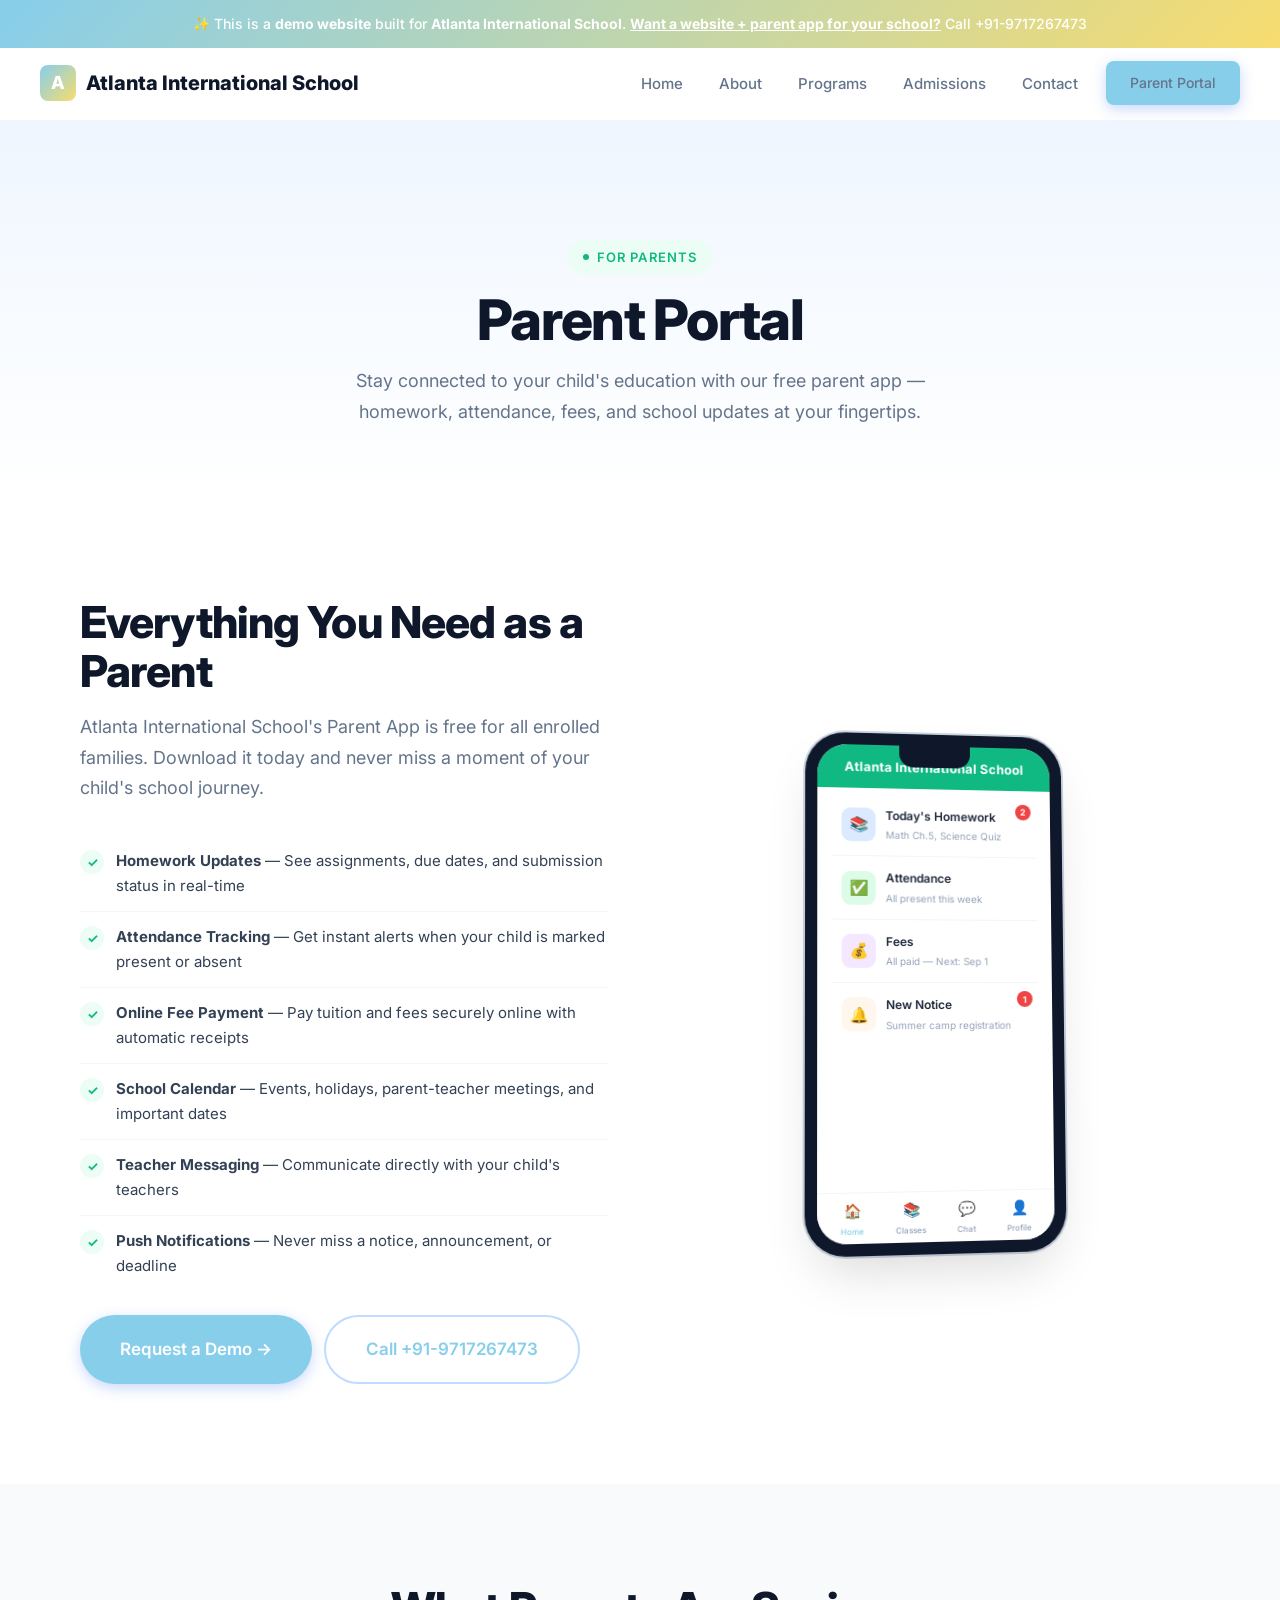
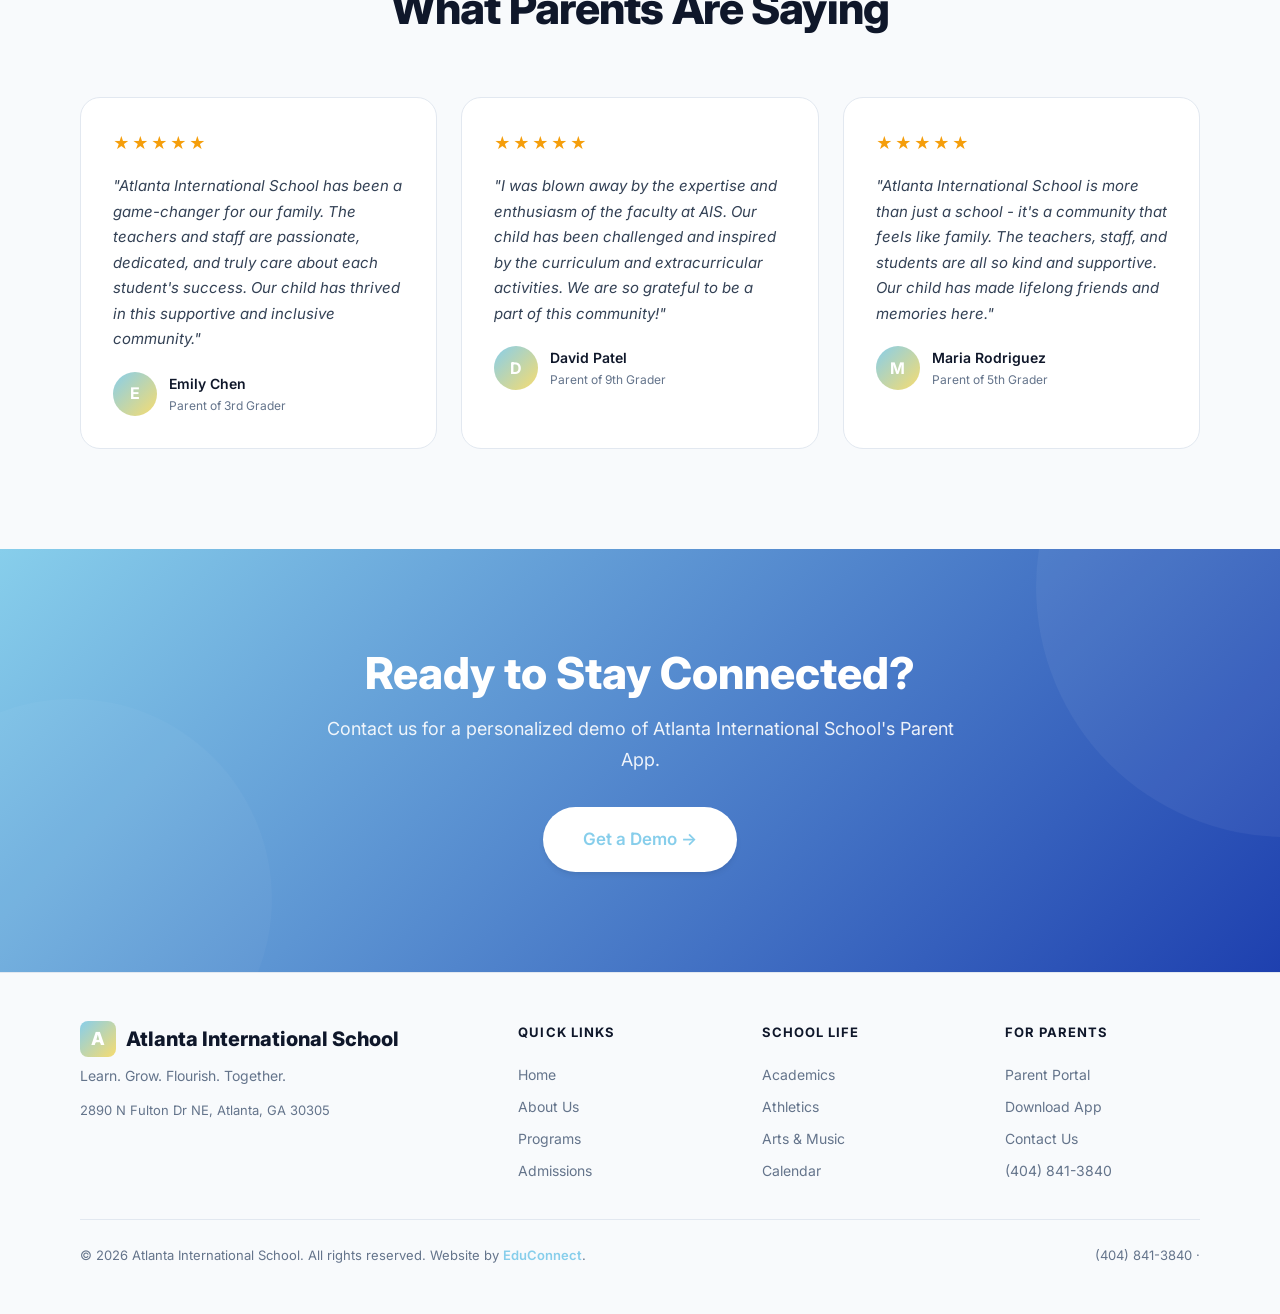
<file: parents.html>
<!DOCTYPE html><html lang="en"><head>
  <meta charset="UTF-8"><meta name="viewport" content="width=device-width,initial-scale=1.0">
  <title>Parent Portal — Atlanta International School</title>
  <meta name="description" content="Parent Portal — Atlanta International School, a premier school in Atlanta, GA serving Pre-K – 8th Grade.">
  <meta property="og:title" content="Parent Portal — Atlanta International School"><meta property="og:type" content="website">
  <link rel="preconnect" href="https://fonts.googleapis.com"><link rel="preconnect" href="https://fonts.gstatic.com" crossorigin>
  <link href="https://fonts.googleapis.com/css2?family=Inter:wght@400;500;600;700;800&display=swap" rel="stylesheet">
  <link rel="stylesheet" href="/styles.css"><script src="/main.js" defer></script>
</head><body><div class="demo-banner">
  ✨ This is a <strong>demo website</strong> built for <strong>Atlanta International School</strong>.
  <a href="mailto:bhupender@myfirststepschool.com">Want a website + parent app for your school?</a> Call +91-9717267473
</div>
<nav class="navbar">
  <a href="/" class="logo"><span class="logo-icon">A</span>Atlanta International School</a>
  <div class="nav-links">
    <a href="/">Home</a>
    <a href="/about.html">About</a>
    <a href="/programs.html">Programs</a>
    <a href="/admissions.html">Admissions</a>
    <a href="/contact.html">Contact</a>
    <a href="/parents.html" class="btn btn-primary" style="padding:10px 24px;font-size:14px">Parent Portal</a>
  </div>
  <button class="hamburger" aria-label="Toggle menu"><span></span><span></span><span></span></button>
</nav><main>
<section class="page-hero"><div class="container">
  <div class="badge accent animate-on-scroll mb-4">For Parents</div>
  <h1 class="heading-xl animate-on-scroll mb-4">Parent Portal</h1>
  <p class="text-lg text-muted max-w-lg mx-auto animate-on-scroll">Stay connected to your child's education with our free parent app — homework, attendance, fees, and school updates at your fingertips.</p>
</div></section>
<section class="portal-section section-padding"><div class="container"><div class="portal-grid">
  <div>
    <h2 class="heading-lg animate-on-scroll mb-4">Everything You Need as a Parent</h2>
    <p class="text-lg text-muted animate-on-scroll mb-8">Atlanta International School's Parent App is free for all enrolled families. Download it today and never miss a moment of your child's school journey.</p>
    <ul class="portal-features animate-on-scroll">
      <li><span class="pf-icon">✓</span><div><strong>Homework Updates</strong> — See assignments, due dates, and submission status in real-time</div></li>
      <li><span class="pf-icon">✓</span><div><strong>Attendance Tracking</strong> — Get instant alerts when your child is marked present or absent</div></li>
      <li><span class="pf-icon">✓</span><div><strong>Online Fee Payment</strong> — Pay tuition and fees securely online with automatic receipts</div></li>
      <li><span class="pf-icon">✓</span><div><strong>School Calendar</strong> — Events, holidays, parent-teacher meetings, and important dates</div></li>
      <li><span class="pf-icon">✓</span><div><strong>Teacher Messaging</strong> — Communicate directly with your child's teachers</div></li>
      <li><span class="pf-icon">✓</span><div><strong>Push Notifications</strong> — Never miss a notice, announcement, or deadline</div></li>
    </ul>
    <div class="animate-on-scroll" style="display:flex;gap:12px;flex-wrap:wrap;margin-top:24px">
      <a href="mailto:bhupender@myfirststepschool.com?subject=Parent App Demo" class="btn btn-primary btn-lg">Request a Demo →</a>
      <a href="tel:+919717267473" class="btn btn-outline btn-lg">Call +91-9717267473</a>
    </div>
  </div>
  <div class="animate-on-scroll" style="display:flex;justify-content:center">
    <div class="phone-mockup" style="transform:perspective(1000px) rotateY(6deg) rotateX(3deg)"><div class="phone-screen">
      <div class="phone-status-bar" style="background:var(--accent)">Atlanta International School</div>
      <div class="phone-screen-content">
        <div class="phone-nav-item"><div class="phone-nav-icon blue">📚</div><div><div class="phone-nav-label">Today's Homework</div><div class="phone-nav-sub">Math Ch.5, Science Quiz</div></div><div class="phone-badge">2</div></div>
        <div class="phone-nav-item"><div class="phone-nav-icon green">✅</div><div><div class="phone-nav-label">Attendance</div><div class="phone-nav-sub">All present this week</div></div></div>
        <div class="phone-nav-item"><div class="phone-nav-icon purple">💰</div><div><div class="phone-nav-label">Fees</div><div class="phone-nav-sub">All paid — Next: Sep 1</div></div></div>
        <div class="phone-nav-item"><div class="phone-nav-icon orange">🔔</div><div><div class="phone-nav-label">New Notice</div><div class="phone-nav-sub">Summer camp registration</div></div><div class="phone-badge">1</div></div>
      </div>
      <div class="phone-bottom-bar">
        <div class="phone-tab active"><div style="font-size:14px">🏠</div>Home</div>
        <div class="phone-tab"><div style="font-size:14px">📚</div>Classes</div>
        <div class="phone-tab"><div style="font-size:14px">💬</div>Chat</div>
        <div class="phone-tab"><div style="font-size:14px">👤</div>Profile</div>
      </div>
    </div></div>
  </div>
</div></div></section>
<section class="testimonials-section section-padding"><div class="container">
  <div class="text-center mb-16"><h2 class="heading-lg animate-on-scroll mb-4">What Parents Are Saying</h2></div>
  <div class="testimonials-grid">
      <div class="testimonial-card animate-on-scroll stagger-1">
        <div class="stars"><span class="star">★</span><span class="star">★</span><span class="star">★</span><span class="star">★</span><span class="star">★</span></div>
        <p class="testimonial-text">"Atlanta International School has been a game-changer for our family. The teachers and staff are passionate, dedicated, and truly care about each student's success. Our child has thrived in this supportive and inclusive community."</p>
        <div class="testimonial-author"><div class="author-avatar">E</div>
        <div class="author-info"><div class="author-name">Emily Chen</div><div class="author-role">Parent of 3rd Grader</div></div></div>
      </div>
      <div class="testimonial-card animate-on-scroll stagger-2">
        <div class="stars"><span class="star">★</span><span class="star">★</span><span class="star">★</span><span class="star">★</span><span class="star">★</span></div>
        <p class="testimonial-text">"I was blown away by the expertise and enthusiasm of the faculty at AIS. Our child has been challenged and inspired by the curriculum and extracurricular activities. We are so grateful to be a part of this community!"</p>
        <div class="testimonial-author"><div class="author-avatar">D</div>
        <div class="author-info"><div class="author-name">David Patel</div><div class="author-role">Parent of 9th Grader</div></div></div>
      </div>
      <div class="testimonial-card animate-on-scroll stagger-3">
        <div class="stars"><span class="star">★</span><span class="star">★</span><span class="star">★</span><span class="star">★</span><span class="star">★</span></div>
        <p class="testimonial-text">"Atlanta International School is more than just a school - it's a community that feels like family. The teachers, staff, and students are all so kind and supportive. Our child has made lifelong friends and memories here."</p>
        <div class="testimonial-author"><div class="author-avatar">M</div>
        <div class="author-info"><div class="author-name">Maria Rodriguez</div><div class="author-role">Parent of 5th Grader</div></div></div>
      </div></div>
</div></section>
<section class="cta-section"><div class="container"><div class="cta-content animate-on-scroll">
  <h2>Ready to Stay Connected?</h2>
  <p>Contact us for a personalized demo of Atlanta International School's Parent App.</p>
  <div class="cta-actions"><a href="mailto:bhupender@myfirststepschool.com?subject=Demo Request" class="btn btn-white btn-lg">Get a Demo →</a></div>
</div></div></section>
</main><footer class="footer">
  <div class="container">
    <div class="footer-grid">
      <div class="footer-brand">
        <div class="logo" style="margin-bottom:8px"><span class="logo-icon">A</span>Atlanta International School</div>
        <p>Learn. Grow. Flourish. Together.</p>
        <p style="margin-top:12px;font-size:13px">2890 N Fulton Dr NE, Atlanta, GA 30305</p>
      </div>
      <div class="footer-col"><h4>Quick Links</h4><a href="/">Home</a><a href="/about.html">About Us</a><a href="/programs.html">Programs</a><a href="/admissions.html">Admissions</a></div>
      <div class="footer-col"><h4>School Life</h4><a href="/programs.html">Academics</a><a href="/programs.html">Athletics</a><a href="/programs.html">Arts &amp; Music</a><a href="/contact.html">Calendar</a></div>
      <div class="footer-col"><h4>For Parents</h4><a href="/parents.html">Parent Portal</a><a href="/parents.html">Download App</a><a href="/contact.html">Contact Us</a><a href="tel:(404) 841-3840">(404) 841-3840</a></div>
    </div>
    <div class="footer-bottom">
      <p>&copy; 2026 Atlanta International School. All rights reserved. Website by <a href="mailto:bhupender@myfirststepschool.com">EduConnect</a>.</p>
      <p>(404) 841-3840 &middot; <a href="mailto:"></a></p>
    </div>
  </div>
</footer></body></html>
</file>
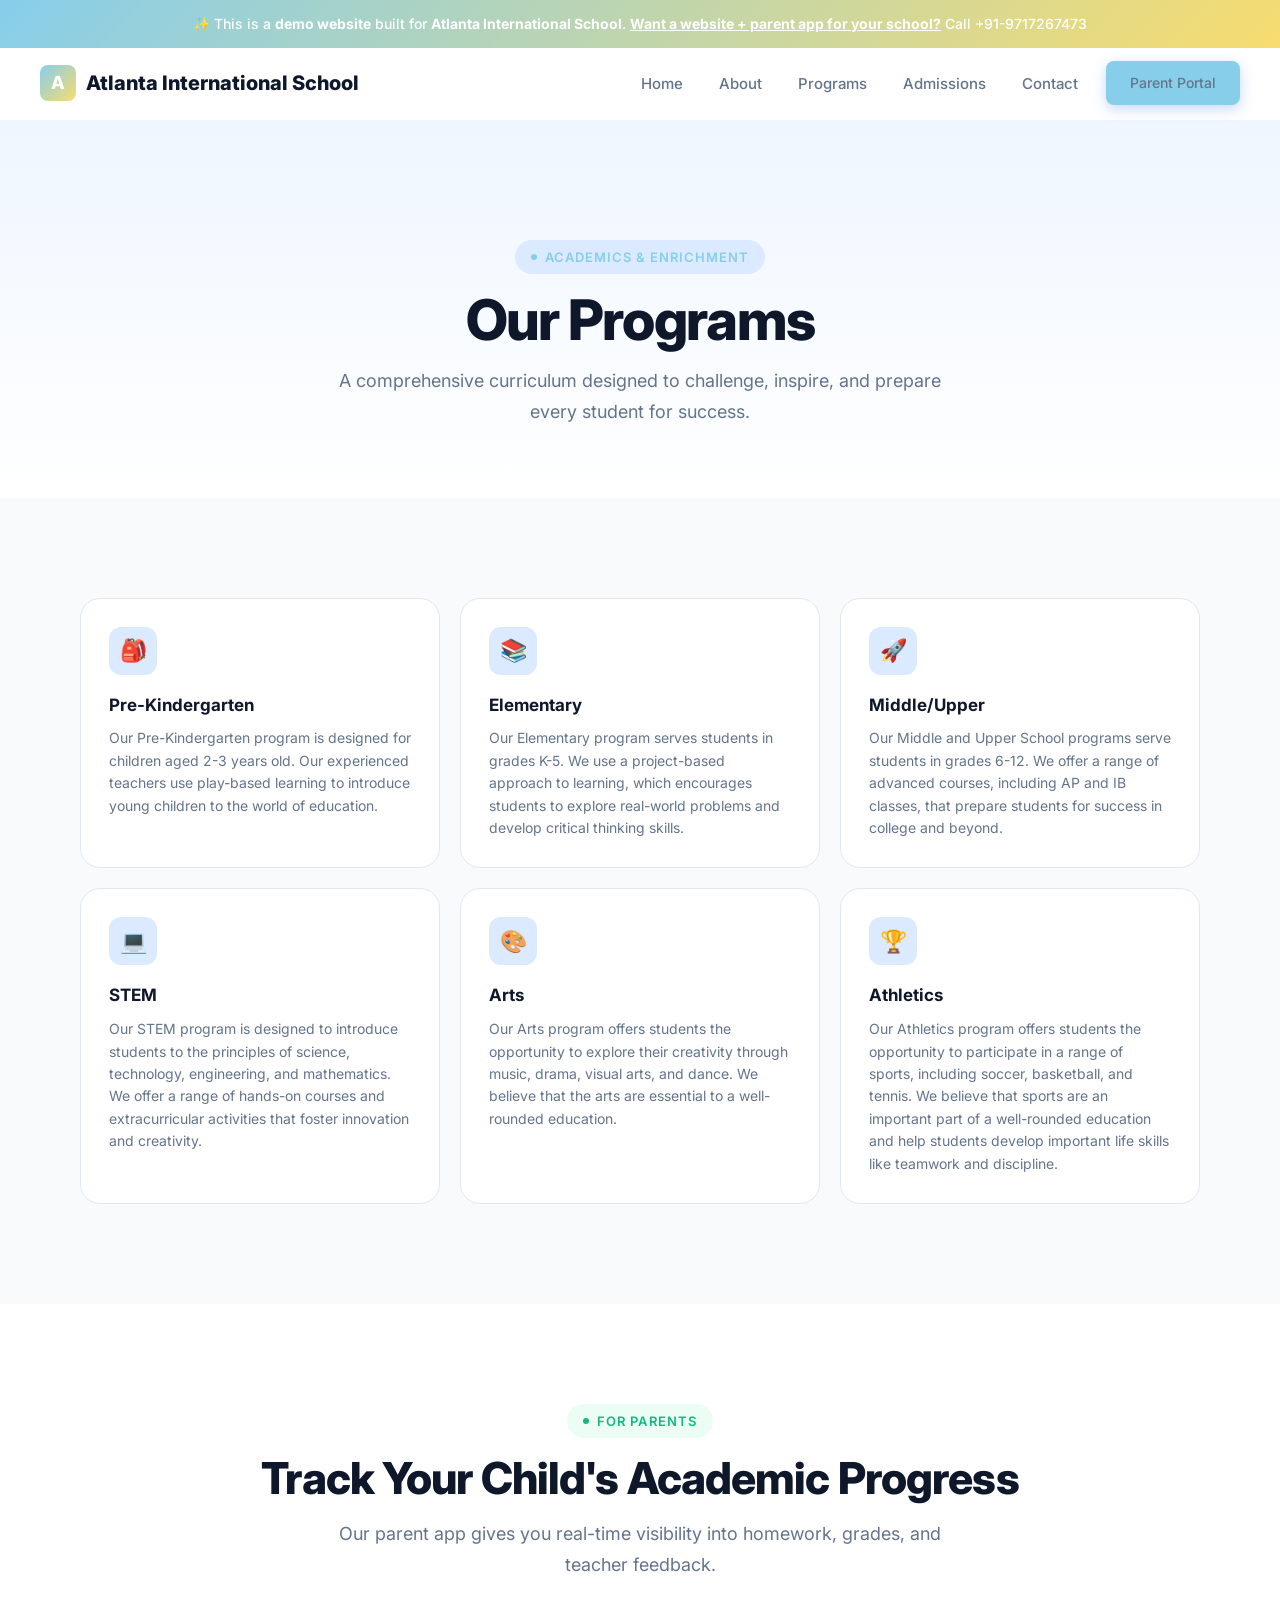
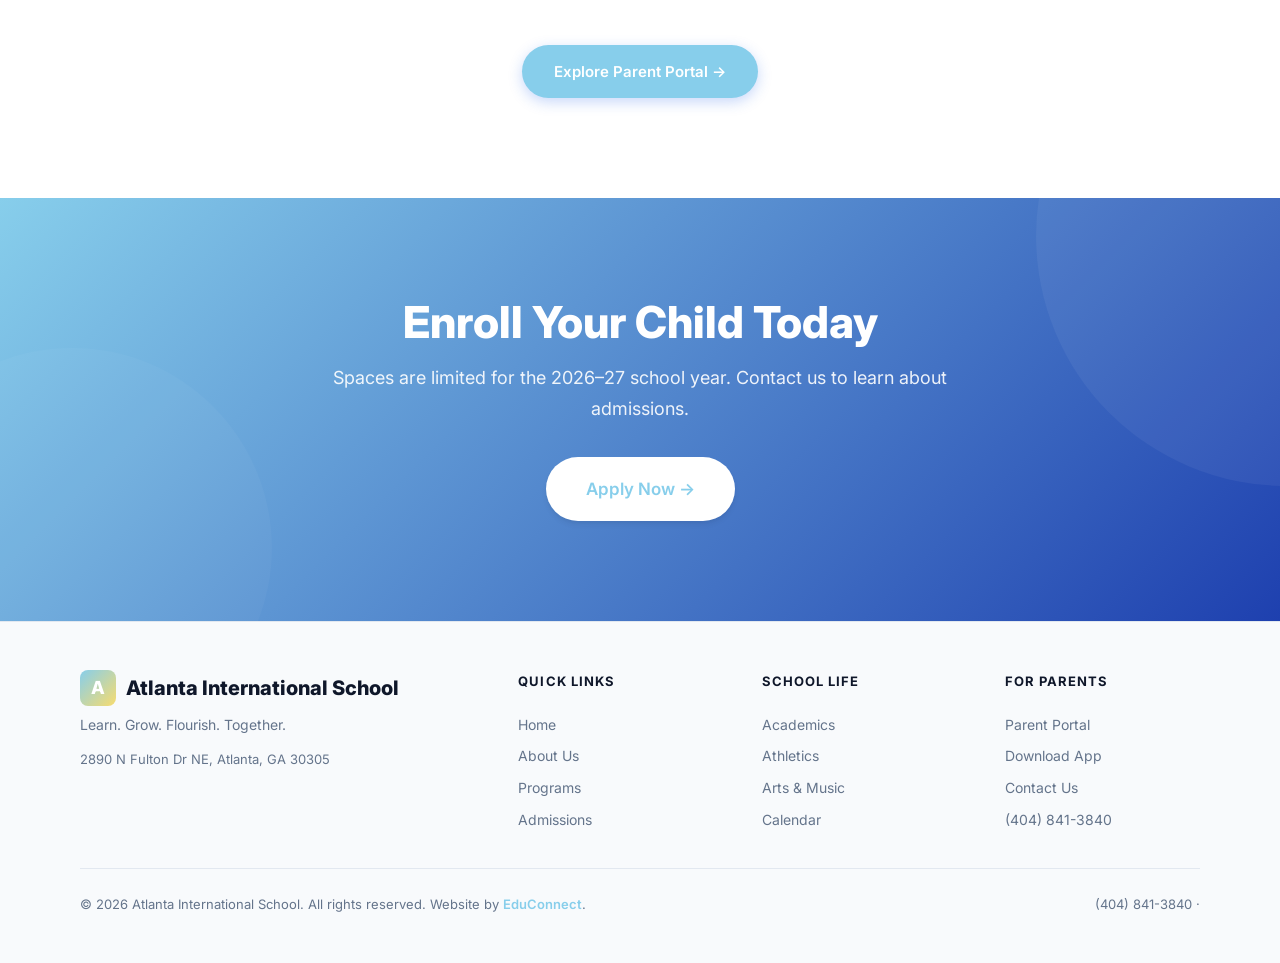
<file: programs.html>
<!DOCTYPE html><html lang="en"><head>
  <meta charset="UTF-8"><meta name="viewport" content="width=device-width,initial-scale=1.0">
  <title>Programs — Atlanta International School</title>
  <meta name="description" content="Programs — Atlanta International School, a premier school in Atlanta, GA serving Pre-K – 8th Grade.">
  <meta property="og:title" content="Programs — Atlanta International School"><meta property="og:type" content="website">
  <link rel="preconnect" href="https://fonts.googleapis.com"><link rel="preconnect" href="https://fonts.gstatic.com" crossorigin>
  <link href="https://fonts.googleapis.com/css2?family=Inter:wght@400;500;600;700;800&display=swap" rel="stylesheet">
  <link rel="stylesheet" href="/styles.css"><script src="/main.js" defer></script>
</head><body><div class="demo-banner">
  ✨ This is a <strong>demo website</strong> built for <strong>Atlanta International School</strong>.
  <a href="mailto:bhupender@myfirststepschool.com">Want a website + parent app for your school?</a> Call +91-9717267473
</div>
<nav class="navbar">
  <a href="/" class="logo"><span class="logo-icon">A</span>Atlanta International School</a>
  <div class="nav-links">
    <a href="/">Home</a>
    <a href="/about.html">About</a>
    <a href="/programs.html">Programs</a>
    <a href="/admissions.html">Admissions</a>
    <a href="/contact.html">Contact</a>
    <a href="/parents.html" class="btn btn-primary" style="padding:10px 24px;font-size:14px">Parent Portal</a>
  </div>
  <button class="hamburger" aria-label="Toggle menu"><span></span><span></span><span></span></button>
</nav><main>
<section class="page-hero"><div class="container">
  <div class="badge animate-on-scroll mb-4">Academics &amp; Enrichment</div>
  <h1 class="heading-xl animate-on-scroll mb-4">Our Programs</h1>
  <p class="text-lg text-muted max-w-lg mx-auto animate-on-scroll">A comprehensive curriculum designed to challenge, inspire, and prepare every student for success.</p>
</div></section>
<section class="section-padding" style="background:var(--bg-alt)"><div class="container">
  <div class="programs-grid">
      <div class="program-card animate-on-scroll stagger-1">
        <div class="program-icon">🎒</div><h3>Pre-Kindergarten</h3><p>Our Pre-Kindergarten program is designed for children aged 2-3 years old. Our experienced teachers use play-based learning to introduce young children to the world of education.</p>
      </div>
      <div class="program-card animate-on-scroll stagger-2">
        <div class="program-icon">📚</div><h3>Elementary</h3><p>Our Elementary program serves students in grades K-5. We use a project-based approach to learning, which encourages students to explore real-world problems and develop critical thinking skills.</p>
      </div>
      <div class="program-card animate-on-scroll stagger-3">
        <div class="program-icon">🚀</div><h3>Middle/Upper</h3><p>Our Middle and Upper School programs serve students in grades 6-12. We offer a range of advanced courses, including AP and IB classes, that prepare students for success in college and beyond.</p>
      </div>
      <div class="program-card animate-on-scroll stagger-4">
        <div class="program-icon">💻</div><h3>STEM</h3><p>Our STEM program is designed to introduce students to the principles of science, technology, engineering, and mathematics. We offer a range of hands-on courses and extracurricular activities that foster innovation and creativity.</p>
      </div>
      <div class="program-card animate-on-scroll stagger-5">
        <div class="program-icon">🎨</div><h3>Arts</h3><p>Our Arts program offers students the opportunity to explore their creativity through music, drama, visual arts, and dance. We believe that the arts are essential to a well-rounded education.</p>
      </div>
      <div class="program-card animate-on-scroll stagger-6">
        <div class="program-icon">🏆</div><h3>Athletics</h3><p>Our Athletics program offers students the opportunity to participate in a range of sports, including soccer, basketball, and tennis. We believe that sports are an important part of a well-rounded education and help students develop important life skills like teamwork and discipline.</p>
      </div></div>
</div></section>
<section class="portal-section section-padding"><div class="container">
  <div class="text-center mb-16">
    <div class="badge accent animate-on-scroll mb-4">For Parents</div>
    <h2 class="heading-lg animate-on-scroll mb-4">Track Your Child's Academic Progress</h2>
    <p class="text-lg text-muted max-w-lg mx-auto animate-on-scroll">Our parent app gives you real-time visibility into homework, grades, and teacher feedback.</p>
  </div>
  <div class="text-center animate-on-scroll"><a href="/parents.html" class="btn btn-primary">Explore Parent Portal →</a></div>
</div></section>
<section class="cta-section"><div class="container"><div class="cta-content animate-on-scroll">
  <h2>Enroll Your Child Today</h2>
  <p>Spaces are limited for the 2026–27 school year. Contact us to learn about admissions.</p>
  <div class="cta-actions"><a href="/admissions.html" class="btn btn-white btn-lg">Apply Now →</a></div>
</div></div></section>
</main><footer class="footer">
  <div class="container">
    <div class="footer-grid">
      <div class="footer-brand">
        <div class="logo" style="margin-bottom:8px"><span class="logo-icon">A</span>Atlanta International School</div>
        <p>Learn. Grow. Flourish. Together.</p>
        <p style="margin-top:12px;font-size:13px">2890 N Fulton Dr NE, Atlanta, GA 30305</p>
      </div>
      <div class="footer-col"><h4>Quick Links</h4><a href="/">Home</a><a href="/about.html">About Us</a><a href="/programs.html">Programs</a><a href="/admissions.html">Admissions</a></div>
      <div class="footer-col"><h4>School Life</h4><a href="/programs.html">Academics</a><a href="/programs.html">Athletics</a><a href="/programs.html">Arts &amp; Music</a><a href="/contact.html">Calendar</a></div>
      <div class="footer-col"><h4>For Parents</h4><a href="/parents.html">Parent Portal</a><a href="/parents.html">Download App</a><a href="/contact.html">Contact Us</a><a href="tel:(404) 841-3840">(404) 841-3840</a></div>
    </div>
    <div class="footer-bottom">
      <p>&copy; 2026 Atlanta International School. All rights reserved. Website by <a href="mailto:bhupender@myfirststepschool.com">EduConnect</a>.</p>
      <p>(404) 841-3840 &middot; <a href="mailto:"></a></p>
    </div>
  </div>
</footer></body></html>
</file>
<file: styles.css>
/* ===== DESIGN SYSTEM — LIGHT PROFESSIONAL ===== */
:root{
  --primary:#87CEEB;--primary-50:#eff6ff;--primary-100:#dbeafe;--primary-200:#bfdbfe;
  --primary-500:#87CEEB;--primary-600:#1d4ed8;--primary-700:#1e40af;
  --secondary:#F7DC6F;--accent:#10b981;--accent-50:#ecfdf5;
  --white:#fff;--gray-50:#f8fafc;--gray-100:#f1f5f9;--gray-200:#e2e8f0;--gray-300:#cbd5e1;
  --gray-400:#94a3b8;--gray-500:#64748b;--gray-600:#475569;--gray-700:#334155;
  --gray-800:#1e293b;--gray-900:#0f172a;
  --bg:var(--white);--bg-alt:var(--gray-50);--text:var(--gray-700);
  --text-heading:var(--gray-900);--text-muted:var(--gray-500);--border:var(--gray-200);
  --shadow-sm:0 1px 3px rgba(0,0,0,.06),0 1px 2px rgba(0,0,0,.04);
  --shadow-md:0 4px 6px -1px rgba(0,0,0,.07),0 2px 4px -2px rgba(0,0,0,.05);
  --shadow-lg:0 10px 15px -3px rgba(0,0,0,.08),0 4px 6px -4px rgba(0,0,0,.04);
  --shadow-xl:0 20px 25px -5px rgba(0,0,0,.08),0 8px 10px -6px rgba(0,0,0,.04);
  --shadow-2xl:0 25px 50px -12px rgba(0,0,0,.15);
  --shadow-primary:0 4px 14px rgba(37,99,235,.25);
  --radius-sm:8px;--radius-md:12px;--radius-lg:16px;--radius-xl:20px;--radius-2xl:24px;--radius-full:9999px;
  --font:'Inter',-apple-system,BlinkMacSystemFont,'Segoe UI',sans-serif;
}
*,*::before,*::after{margin:0;padding:0;box-sizing:border-box}
html{scroll-behavior:smooth;-webkit-font-smoothing:antialiased}
body{font-family:var(--font);background:var(--bg);color:var(--text);line-height:1.7;overflow-x:hidden;font-size:16px}
a{color:inherit;text-decoration:none}img{max-width:100%;display:block}button{font-family:inherit;cursor:pointer}
.container{max-width:1200px;margin:0 auto;padding:0 24px}
@media(min-width:768px){.container{padding:0 40px}}
.section-padding{padding:80px 0}
@media(min-width:768px){.section-padding{padding:100px 0}}
.badge{display:inline-flex;align-items:center;gap:8px;padding:6px 16px;font-size:13px;font-weight:600;text-transform:uppercase;letter-spacing:.08em;border-radius:var(--radius-full);background:var(--primary-100);color:var(--primary)}
.badge::before{content:'';width:6px;height:6px;border-radius:50%;background:var(--primary);animation:pulse 2s infinite}
.badge.accent{background:var(--accent-50);color:var(--accent)}.badge.accent::before{background:var(--accent)}
.heading-xl{font-size:clamp(32px,5vw,56px);font-weight:800;line-height:1.08;letter-spacing:-.03em;color:var(--text-heading)}
.heading-lg{font-size:clamp(28px,4vw,44px);font-weight:800;line-height:1.12;letter-spacing:-.02em;color:var(--text-heading)}
.heading-md{font-size:clamp(22px,3vw,32px);font-weight:700;line-height:1.2;color:var(--text-heading)}
.heading-sm{font-size:20px;font-weight:700;line-height:1.3;color:var(--text-heading)}
.text-lg{font-size:18px;line-height:1.7;color:var(--text)}
.text-base{font-size:16px;line-height:1.7;color:var(--text)}
.text-sm{font-size:14px;line-height:1.6;color:var(--text-muted)}
.text-center{text-align:center}.text-muted{color:var(--text-muted)}
.gradient-text{background:linear-gradient(135deg,var(--primary),var(--secondary));-webkit-background-clip:text;-webkit-text-fill-color:transparent;background-clip:text}
.max-w-lg{max-width:640px}.mx-auto{margin-left:auto;margin-right:auto}
.mb-4{margin-bottom:16px}.mb-6{margin-bottom:24px}.mb-8{margin-bottom:32px}
.mb-12{margin-bottom:48px}.mb-16{margin-bottom:64px}
.btn{display:inline-flex;align-items:center;justify-content:center;gap:8px;padding:14px 32px;font-size:15px;font-weight:600;border-radius:var(--radius-full);border:none;cursor:pointer;transition:all .25s cubic-bezier(.4,0,.2,1);text-decoration:none;white-space:nowrap}
.btn-primary{background:var(--primary);color:var(--white);box-shadow:var(--shadow-primary)}
.btn-primary:hover{background:var(--primary-600);transform:translateY(-2px);box-shadow:0 8px 24px rgba(37,99,235,.3)}
.btn-lg{padding:18px 40px;font-size:17px}
.btn-outline{background:transparent;color:var(--primary);border:2px solid var(--primary-200)}
.btn-outline:hover{background:var(--primary-50);border-color:var(--primary);transform:translateY(-2px)}
.btn-white{background:var(--white);color:var(--primary);box-shadow:var(--shadow-md)}
.btn-white:hover{transform:translateY(-2px);box-shadow:var(--shadow-lg)}
.demo-banner{background:linear-gradient(135deg,var(--primary),var(--secondary));color:var(--white);text-align:center;padding:12px 24px;font-size:14px;font-weight:500;position:relative;z-index:200}
.demo-banner strong{font-weight:700}.demo-banner a{color:var(--white);text-decoration:underline;font-weight:700}
.navbar{position:sticky;top:0;z-index:100;display:flex;justify-content:space-between;align-items:center;padding:0 24px;height:72px;background:rgba(255,255,255,.92);backdrop-filter:blur(20px) saturate(180%);border-bottom:1px solid transparent;transition:all .3s ease}
@media(min-width:768px){.navbar{padding:0 40px}}
.navbar.scrolled{border-bottom-color:var(--border);box-shadow:var(--shadow-sm)}
.logo{display:flex;align-items:center;gap:10px;font-size:18px;font-weight:800;color:var(--text-heading)}
@media(min-width:768px){.logo{font-size:20px}}
.logo-icon{width:36px;height:36px;border-radius:var(--radius-sm);background:linear-gradient(135deg,var(--primary),var(--secondary));display:flex;align-items:center;justify-content:center;color:white;font-size:18px;font-weight:800}
.nav-links{display:flex;gap:4px;align-items:center}
.nav-links a{padding:8px 16px;font-size:15px;font-weight:500;color:var(--text-muted);border-radius:var(--radius-sm);transition:all .2s ease}
.nav-links a:hover{color:var(--text-heading);background:var(--gray-50)}
.nav-links .btn{margin-left:8px}
.hamburger{display:none;background:none;border:none;padding:8px;min-height:44px;min-width:44px;flex-direction:column;justify-content:center;align-items:center}
.hamburger span{display:block;width:22px;height:2px;background:var(--gray-700);margin:3px 0;transition:all .3s ease;border-radius:2px}
.hamburger.active span:nth-child(1){transform:rotate(45deg) translate(4px,4px)}
.hamburger.active span:nth-child(2){opacity:0}
.hamburger.active span:nth-child(3){transform:rotate(-45deg) translate(4px,-4px)}
@media(max-width:768px){.hamburger{display:flex}.nav-links{display:none;position:fixed;top:72px;left:0;right:0;bottom:0;background:var(--white);flex-direction:column;align-items:center;justify-content:center;gap:16px;z-index:200}.nav-links.open{display:flex}.nav-links a{font-size:18px;padding:12px 24px}}
.hero{position:relative;overflow:hidden;background:linear-gradient(180deg,var(--primary-50) 0%,var(--white) 100%)}
.hero-inner{display:grid;grid-template-columns:1fr;gap:48px;align-items:center;padding:60px 0 80px}
@media(min-width:1024px){.hero-inner{grid-template-columns:1fr 1fr;gap:64px;padding:80px 0 100px}}
.hero-content{max-width:560px}
@media(max-width:1023px){.hero-content{text-align:center;margin:0 auto}}
.hero-actions{display:flex;gap:12px;flex-wrap:wrap}
@media(max-width:1023px){.hero-actions{justify-content:center}}
.hero-visual{display:flex;justify-content:center;align-items:center;position:relative}
.school-illustration{position:relative;width:100%;max-width:480px;aspect-ratio:4/3;border-radius:var(--radius-2xl);overflow:hidden;background:linear-gradient(135deg,var(--primary-100),var(--primary-50));border:1px solid var(--primary-200);box-shadow:var(--shadow-xl)}
.school-illustration-inner{width:100%;height:100%;display:flex;flex-direction:column;align-items:center;justify-content:center;gap:16px;padding:32px}
.school-building{font-size:80px;line-height:1}
.school-illustration h3{font-size:18px;font-weight:700;color:var(--primary-700);text-align:center}
.school-illustration p{font-size:13px;color:var(--primary-600);text-align:center;font-weight:500}
.hero-info-cards{display:flex;gap:12px;flex-wrap:wrap;margin-top:20px}
@media(max-width:1023px){.hero-info-cards{justify-content:center}}
.info-chip{display:flex;align-items:center;gap:6px;padding:8px 16px;background:var(--white);border:1px solid var(--border);border-radius:var(--radius-full);font-size:13px;font-weight:500;color:var(--gray-600);box-shadow:var(--shadow-sm)}
.info-chip .ic-icon{font-size:16px}
.float-card{position:absolute;background:var(--white);border-radius:var(--radius-lg);box-shadow:var(--shadow-xl);padding:14px 18px;display:flex;align-items:center;gap:10px;font-size:13px;font-weight:600;color:var(--gray-800);animation:float-gentle 4s ease-in-out infinite;z-index:5;white-space:nowrap}
.float-card.card-1{top:10%;right:-20px;animation-delay:0s}
.float-card.card-2{bottom:20%;left:-30px;animation-delay:1.5s}
.float-card.card-3{top:55%;right:-30px;animation-delay:3s}
.float-card .fc-icon{width:32px;height:32px;border-radius:8px;display:flex;align-items:center;justify-content:center;font-size:15px}
.float-card .fc-icon.green{background:#dcfce7;color:#16a34a}
.float-card .fc-icon.blue{background:var(--primary-100);color:var(--primary)}
.float-card .fc-icon.purple{background:#f3e8ff;color:#9333ea}
.welcome-section{background:var(--white)}
.welcome-grid{display:grid;grid-template-columns:1fr;gap:40px;align-items:center}
@media(min-width:768px){.welcome-grid{grid-template-columns:auto 1fr;gap:48px}}
.principal-card{display:flex;flex-direction:column;align-items:center;text-align:center;gap:16px}
.principal-avatar{width:120px;height:120px;border-radius:50%;background:linear-gradient(135deg,var(--primary),var(--secondary));display:flex;align-items:center;justify-content:center;font-size:48px;color:white;box-shadow:var(--shadow-lg)}
.principal-name{font-size:16px;font-weight:700;color:var(--text-heading)}
.principal-title{font-size:13px;color:var(--text-muted)}
.welcome-text blockquote{font-size:18px;font-style:italic;color:var(--text);line-height:1.8;border-left:4px solid var(--primary);padding-left:24px;margin-bottom:20px}
.welcome-text p{font-size:15px;color:var(--text-muted);line-height:1.7}
.features-section{background:var(--bg-alt)}
.features-grid{display:grid;grid-template-columns:1fr;gap:20px}
@media(min-width:640px){.features-grid{grid-template-columns:repeat(2,1fr)}}
@media(min-width:1024px){.features-grid{grid-template-columns:repeat(3,1fr)}}
.feature-card{position:relative;padding:32px;border-radius:var(--radius-xl);background:var(--white);border:1px solid var(--border);transition:all .3s ease;overflow:hidden}
.feature-card:hover{transform:translateY(-4px);box-shadow:var(--shadow-lg);border-color:var(--primary-200)}
.feature-icon{width:52px;height:52px;border-radius:var(--radius-md);background:var(--primary-100);display:flex;align-items:center;justify-content:center;margin-bottom:20px;font-size:24px;transition:transform .3s ease}
.feature-card:hover .feature-icon{transform:scale(1.1)}
.feature-card h3{font-size:18px;font-weight:700;color:var(--text-heading);margin-bottom:8px}
.feature-card p{font-size:14px;color:var(--text-muted);line-height:1.6}
.programs-section{background:var(--white)}
.programs-grid{display:grid;grid-template-columns:1fr;gap:20px}
@media(min-width:640px){.programs-grid{grid-template-columns:repeat(2,1fr)}}
@media(min-width:1024px){.programs-grid{grid-template-columns:repeat(3,1fr)}}
.program-card{padding:28px;border-radius:var(--radius-xl);background:var(--white);border:1px solid var(--border);transition:all .3s ease;position:relative;overflow:hidden}
.program-card::before{content:'';position:absolute;top:0;left:0;right:0;height:3px;background:linear-gradient(90deg,var(--primary),var(--secondary));transform:scaleX(0);transform-origin:left;transition:transform .3s ease}
.program-card:hover{transform:translateY(-4px);box-shadow:var(--shadow-lg);border-color:var(--primary-200)}
.program-card:hover::before{transform:scaleX(1)}
.program-icon{width:48px;height:48px;border-radius:var(--radius-md);background:var(--primary-100);display:flex;align-items:center;justify-content:center;margin-bottom:16px;font-size:22px}
.program-card h3{font-size:17px;font-weight:700;color:var(--text-heading);margin-bottom:8px}
.program-card p{font-size:14px;color:var(--text-muted);line-height:1.6}
.stats-section{background:linear-gradient(135deg,var(--primary),var(--primary-700));color:var(--white);padding:64px 0}
.stats-grid{display:grid;grid-template-columns:repeat(2,1fr);gap:32px;text-align:center}
@media(min-width:768px){.stats-grid{grid-template-columns:repeat(4,1fr)}}
.stat-value{font-size:clamp(32px,4vw,48px);font-weight:800;line-height:1}
.stat-label{font-size:14px;opacity:.8;margin-top:8px;font-weight:500}
.events-section{background:var(--bg-alt)}
.events-grid{display:grid;grid-template-columns:1fr;gap:16px;max-width:800px;margin:0 auto}
@media(min-width:640px){.events-grid{grid-template-columns:repeat(2,1fr)}}
.event-card{display:flex;gap:16px;padding:24px;border-radius:var(--radius-xl);background:var(--white);border:1px solid var(--border);transition:all .3s ease}
.event-card:hover{box-shadow:var(--shadow-md);border-color:var(--primary-200)}
.event-date{min-width:56px;text-align:center;padding:8px;border-radius:var(--radius-md);background:var(--primary-100)}
.event-date .month{font-size:11px;font-weight:700;text-transform:uppercase;color:var(--primary);letter-spacing:.05em}
.event-date .day{font-size:24px;font-weight:800;color:var(--primary-700);line-height:1.2}
.event-info h4{font-size:15px;font-weight:700;color:var(--text-heading);margin-bottom:4px}
.event-info p{font-size:13px;color:var(--text-muted);line-height:1.5}
.portal-section{background:var(--white)}
.portal-grid{display:grid;grid-template-columns:1fr;gap:48px;align-items:center}
@media(min-width:1024px){.portal-grid{grid-template-columns:1fr 1fr;gap:64px}}
.phone-mockup{position:relative;width:260px;height:520px;background:var(--gray-900);border-radius:40px;padding:12px;box-shadow:var(--shadow-2xl),0 0 0 2px var(--gray-300);margin:0 auto;transform:perspective(1000px) rotateY(-6deg) rotateX(3deg)}
.phone-mockup::before{content:'';position:absolute;top:12px;left:50%;transform:translateX(-50%);width:72px;height:22px;background:var(--gray-900);border-radius:0 0 14px 14px;z-index:10}
.phone-screen{width:100%;height:100%;background:var(--white);border-radius:30px;overflow:hidden;position:relative}
.phone-screen-content{padding:50px 14px 14px;font-size:12px;color:var(--gray-700)}
.phone-status-bar{position:absolute;top:0;left:0;right:0;height:44px;background:var(--primary);display:flex;align-items:center;justify-content:center;color:white;font-weight:700;font-size:13px;border-radius:18px 18px 0 0}
.phone-nav-item{display:flex;align-items:center;gap:10px;padding:12px 10px;border-bottom:1px solid var(--gray-100);position:relative}
.phone-nav-item:last-child{border-bottom:none}
.phone-nav-icon{width:34px;height:34px;border-radius:9px;display:flex;align-items:center;justify-content:center;font-size:15px;flex-shrink:0}
.phone-nav-icon.blue{background:var(--primary-100);color:var(--primary)}
.phone-nav-icon.green{background:#dcfce7;color:#16a34a}
.phone-nav-icon.purple{background:#f3e8ff;color:#9333ea}
.phone-nav-icon.orange{background:#fff7ed;color:#ea580c}
.phone-nav-label{font-weight:600;font-size:12px;color:var(--gray-800)}
.phone-nav-sub{font-size:10px;color:var(--gray-400);margin-top:1px}
.phone-badge{position:absolute;top:8px;right:6px;min-width:16px;height:16px;border-radius:8px;background:#ef4444;color:white;font-size:9px;font-weight:700;display:flex;align-items:center;justify-content:center;padding:0 4px}
.phone-bottom-bar{position:absolute;bottom:0;left:0;right:0;height:50px;background:var(--white);border-top:1px solid var(--gray-100);display:flex;align-items:center;justify-content:space-around;padding:0 8px;border-radius:0 0 18px 18px}
.phone-tab{display:flex;flex-direction:column;align-items:center;gap:2px;font-size:8px;color:var(--gray-400);font-weight:500}
.phone-tab.active{color:var(--primary)}
.portal-features{list-style:none;padding:0}
.portal-features li{display:flex;align-items:flex-start;gap:12px;padding:12px 0;border-bottom:1px solid var(--gray-100);font-size:15px;color:var(--text)}
.portal-features li:last-child{border-bottom:none}
.portal-features .pf-icon{width:24px;height:24px;border-radius:50%;background:var(--accent-50);color:var(--accent);display:flex;align-items:center;justify-content:center;flex-shrink:0;margin-top:2px;font-size:13px;font-weight:700}
.testimonials-section{background:var(--bg-alt)}
.testimonials-grid{display:grid;grid-template-columns:1fr;gap:24px}
@media(min-width:768px){.testimonials-grid{grid-template-columns:repeat(3,1fr)}}
.testimonial-card{padding:32px;border-radius:var(--radius-xl);background:var(--white);border:1px solid var(--border);transition:all .3s ease}
.testimonial-card:hover{box-shadow:var(--shadow-lg);transform:translateY(-4px)}
.stars{display:flex;gap:2px;margin-bottom:16px}.star{color:#f59e0b;font-size:16px}
.testimonial-text{font-size:15px;color:var(--text);line-height:1.7;margin-bottom:20px;font-style:italic}
.testimonial-author{display:flex;align-items:center;gap:12px}
.author-avatar{width:44px;height:44px;border-radius:50%;background:linear-gradient(135deg,var(--primary),var(--secondary));display:flex;align-items:center;justify-content:center;font-weight:700;color:var(--white);font-size:16px;flex-shrink:0}
.author-info .author-name{font-weight:600;font-size:14px;color:var(--text-heading)}
.author-info .author-role{font-size:12px;color:var(--text-muted)}
.cta-section{background:linear-gradient(135deg,var(--primary),var(--primary-700));color:var(--white);text-align:center;position:relative;overflow:hidden;padding:80px 0}
@media(min-width:768px){.cta-section{padding:100px 0}}
.cta-section::before{content:'';position:absolute;top:-50%;right:-20%;width:500px;height:500px;border-radius:50%;background:rgba(255,255,255,.05)}
.cta-section::after{content:'';position:absolute;bottom:-30%;left:-10%;width:400px;height:400px;border-radius:50%;background:rgba(255,255,255,.03)}
.cta-content{position:relative;z-index:1;max-width:640px;margin:0 auto}
.cta-content h2{font-size:clamp(28px,4vw,44px);font-weight:800;margin-bottom:16px;line-height:1.12}
.cta-content p{font-size:18px;opacity:.9;margin-bottom:32px;line-height:1.7}
.cta-actions{display:flex;gap:12px;justify-content:center;flex-wrap:wrap}
.page-hero{padding:100px 0 60px;background:linear-gradient(180deg,var(--primary-50) 0%,var(--white) 100%);text-align:center;position:relative}
@media(min-width:768px){.page-hero{padding:120px 0 70px}}
.content-section{padding:64px 0}.content-section .container{max-width:800px}
.content-section p{font-size:16px;color:var(--text);line-height:1.9;margin-bottom:24px}
.content-section p:last-child{margin-bottom:0}
.contact-grid{display:grid;grid-template-columns:1fr;gap:32px}
@media(min-width:768px){.contact-grid{grid-template-columns:1fr 1fr;gap:40px}}
.contact-info-card{padding:32px;border-radius:var(--radius-xl);background:var(--white);border:1px solid var(--border)}
.contact-item{display:flex;align-items:flex-start;gap:14px;margin-bottom:24px}
.contact-item:last-child{margin-bottom:0}
.contact-icon{width:44px;height:44px;border-radius:var(--radius-md);background:var(--primary-100);display:flex;align-items:center;justify-content:center;flex-shrink:0;font-size:20px}
.contact-item h4{font-weight:600;color:var(--text-heading);margin-bottom:2px;font-size:14px}
.contact-item p{color:var(--text-muted);font-size:14px}
.contact-form{background:var(--white);border-radius:var(--radius-xl);border:1px solid var(--border);padding:32px}
.form-group{margin-bottom:16px}.form-group:last-of-type{margin-bottom:24px}
.form-label{display:block;font-size:13px;font-weight:600;color:var(--text-heading);margin-bottom:6px}
.form-input,.form-textarea{width:100%;padding:12px 16px;border:1px solid var(--border);border-radius:var(--radius-sm);font-family:var(--font);font-size:14px;color:var(--text-heading);background:var(--gray-50);transition:all .2s ease;outline:none}
.form-input:focus,.form-textarea:focus{border-color:var(--primary);box-shadow:0 0 0 3px var(--primary-100);background:var(--white)}
.form-textarea{resize:vertical;min-height:100px}
.admissions-steps{display:grid;grid-template-columns:1fr;gap:24px;max-width:700px;margin:0 auto}
.adm-step{display:flex;gap:20px;padding:24px;background:var(--white);border-radius:var(--radius-xl);border:1px solid var(--border)}
.adm-step-num{width:48px;height:48px;border-radius:50%;background:var(--primary);color:var(--white);display:flex;align-items:center;justify-content:center;font-weight:800;font-size:20px;flex-shrink:0}
.adm-step h4{font-weight:700;color:var(--text-heading);margin-bottom:4px}
.adm-step p{font-size:14px;color:var(--text-muted);line-height:1.6}
.footer{padding:48px 0;border-top:1px solid var(--border);background:var(--gray-50)}
.footer-grid{display:grid;grid-template-columns:1fr;gap:32px}
@media(min-width:768px){.footer-grid{grid-template-columns:2fr 1fr 1fr 1fr;gap:48px}}
.footer-brand p{font-size:14px;color:var(--text-muted);margin-top:8px;line-height:1.6;max-width:320px}
.footer-col h4{font-size:13px;font-weight:700;text-transform:uppercase;letter-spacing:.08em;color:var(--text-heading);margin-bottom:16px}
.footer-col a{display:block;font-size:14px;color:var(--text-muted);padding:4px 0;transition:color .2s ease}
.footer-col a:hover{color:var(--primary)}
.footer-bottom{border-top:1px solid var(--border);margin-top:32px;padding-top:24px;display:flex;justify-content:space-between;align-items:center;flex-wrap:wrap;gap:16px}
.footer-bottom p{font-size:13px;color:var(--text-muted)}
.footer-bottom a{color:var(--primary);font-weight:600}
@keyframes pulse{0%,100%{opacity:1;transform:scale(1)}50%{opacity:.5;transform:scale(1.3)}}
@keyframes float-gentle{0%,100%{transform:translateY(0)}50%{transform:translateY(-12px)}}
.animate-on-scroll{opacity:0;transform:translateY(24px);transition:opacity .6s ease,transform .6s ease}
.animate-on-scroll.visible{opacity:1;transform:translateY(0)}
.stagger-1{transition-delay:.1s}.stagger-2{transition-delay:.2s}.stagger-3{transition-delay:.3s}
.stagger-4{transition-delay:.4s}.stagger-5{transition-delay:.5s}.stagger-6{transition-delay:.6s}
@media(prefers-reduced-motion:reduce){*,*::before,*::after{animation-duration:.01ms!important;transition-duration:.01ms!important}.animate-on-scroll{opacity:1;transform:none}.float-card{animation:none}}
</file>
